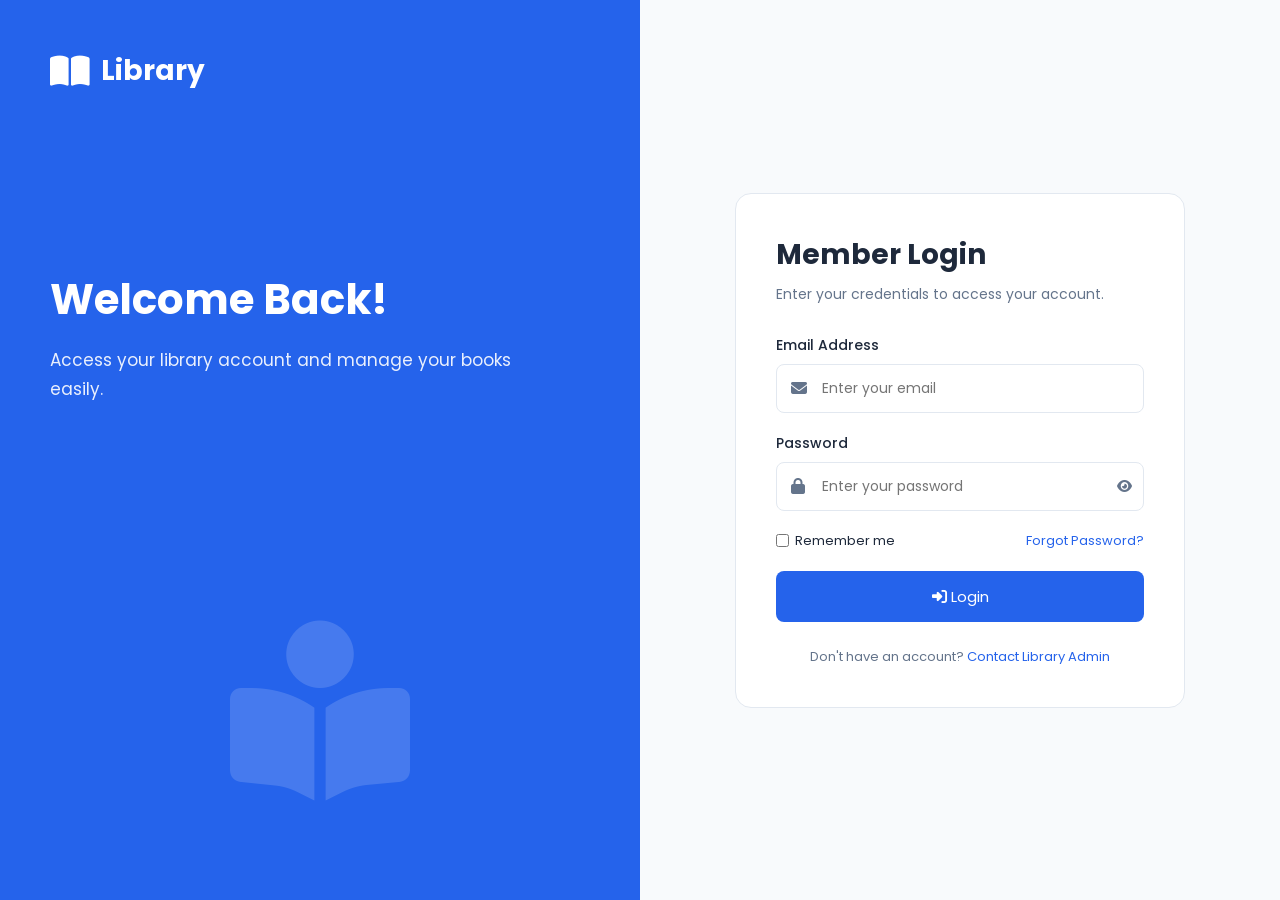
<file: final member module/index.html>
<!DOCTYPE html>
<html lang="en">

<head>

    <meta charset="UTF-8">

    <meta name="viewport" content="width=device-width, initial-scale=1.0">

    <title>Login | Library Management System</title>


    <!-- Google Font -->

    <link rel="preconnect" href="https://fonts.googleapis.com">

    <link rel="preconnect" href="https://fonts.gstatic.com" crossorigin>

    <link href="https://fonts.googleapis.com/css2?family=Poppins:wght@300;400;500;600;700&display=swap"
        rel="stylesheet">


    <!-- Font Awesome -->

    <link rel="stylesheet" href="https://cdnjs.cloudflare.com/ajax/libs/font-awesome/6.5.2/css/all.min.css">


    <!-- Auth CSS -->

    <link rel="stylesheet" href="css/auth.css">

</head>


<body>


    <div class="auth-container">


        <!-- LEFT SECTION -->

        <div class="auth-left">

            <div class="brand">

                <i class="fa-solid fa-book-open"></i>

                <h1>Library</h1>

            </div>


            <div class="welcome-text">

                <h2>
                    Welcome Back!
                </h2>

                <p>
                    Access your library account and manage your books easily.
                </p>

            </div>


            <div class="library-icon">

                <i class="fa-solid fa-book-open-reader"></i>

            </div>

        </div>


        <!-- RIGHT SECTION -->

        <div class="auth-right">


            <div class="login-box">


                <div class="login-header">

                    <h2>
                        Member Login
                    </h2>

                    <p>
                        Enter your credentials to access your account.
                    </p>

                </div>


                <!-- LOGIN FORM -->

                <form id="loginForm">


                    <!-- EMAIL -->

                    <div class="form-group">

                        <label for="email">
                            Email Address
                        </label>


                        <div class="input-wrapper">

                            <i class="fa-solid fa-envelope"></i>


                            <input type="email" id="email" placeholder="Enter your email" required aria-describedby="errorMessage">

                        </div>

                    </div>


                    <!-- PASSWORD -->

                    <div class="form-group">

                        <label for="password">
                            Password
                        </label>


                        <div class="input-wrapper">

                            <i class="fa-solid fa-lock"></i>


                            <input type="password" id="password" placeholder="Enter your password" required>


                            <button type="button" class="password-toggle" aria-pressed="false" aria-label="Toggle password visibility">

                                <i class="fa-solid fa-eye" id="eyeIcon" aria-hidden="true"></i>

                            </button>

                        </div>

                    </div>


                    <!-- OPTIONS -->

                    <div class="login-options">


                        <label>

                            <input type="checkbox" id="rememberMe">

                            Remember me

                        </label>


                        <a href="#">
                            Forgot Password?
                        </a>

                    </div>


                    <!-- ERROR MESSAGE -->

                    <p id="errorMessage" class="error-message">
                    </p>


                    <!-- LOGIN BUTTON -->

                    <button type="submit" class="login-btn">

                        <i class="fa-solid fa-right-to-bracket"></i>

                        Login

                    </button>


                </form>


                <div class="login-footer">

                    <p>
                        Don't have an account?
                        <a href="#">
                            Contact Library Admin
                        </a>
                    </p>

                </div>


            </div>

        </div>

    </div>


    <!-- JavaScript -->

    <script src="js/auth.js"></script>

</body>

</html>
</file>
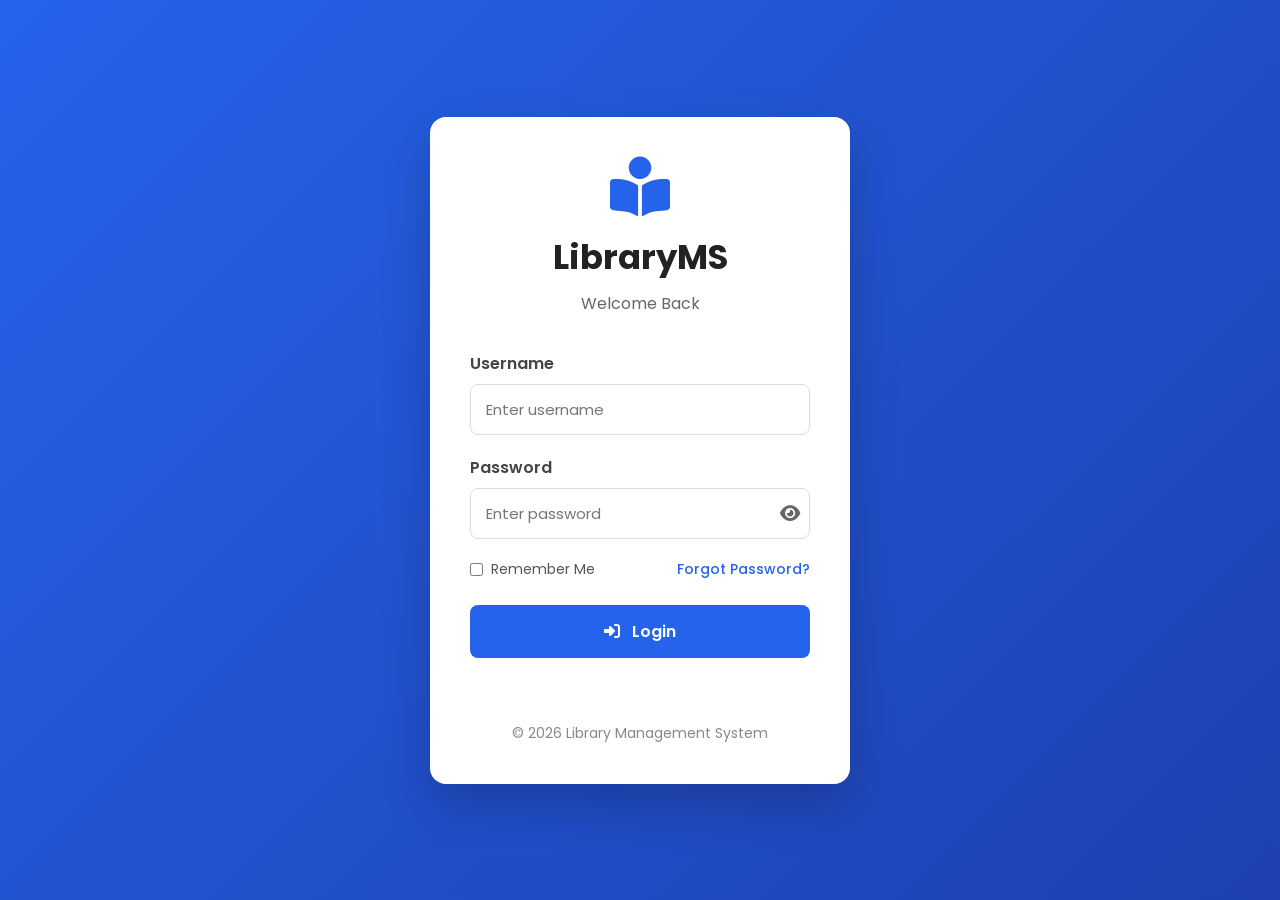
<file: librarian Dashboard(Sid)/librarian/index.html>
<!DOCTYPE html>
<html lang="en">

<head>

    <meta charset="UTF-8">

    <meta name="viewport" content="width=device-width, initial-scale=1.0">

    <title>Librarian Dashboard</title>

    <!-- Google Font -->

    <link rel="preconnect" href="https://fonts.googleapis.com">

    <link rel="preconnect" href="https://fonts.gstatic.com" crossorigin>

    <link href="https://fonts.googleapis.com/css2?family=Poppins:wght@300;400;500;600;700&display=swap" rel="stylesheet">

    <!-- Bootstrap -->

    <link href="https://cdn.jsdelivr.net/npm/bootstrap@5.3.7/dist/css/bootstrap.min.css" rel="stylesheet">

    <!-- Font Awesome -->

    <link rel="stylesheet"
          href="https://cdnjs.cloudflare.com/ajax/libs/font-awesome/6.7.2/css/all.min.css">

    <!-- CSS -->

    <link rel="stylesheet" href="css/style.css">

    <link rel="stylesheet" href="css/responsive.css">

</head>

<body>

    <div class="dashboard-wrapper">    <!-- ================= Sidebar ================= -->

    <aside class="sidebar">

        <div class="sidebar-logo">

            <i class="fa-solid fa-book-open-reader"></i>

            <h2>LibraryMS</h2>

        </div>

        <nav class="sidebar-nav">

            <ul>

                <li class="active">

                    <a href="index.html">

                        <i class="fa-solid fa-house"></i>

                        <span>Dashboard</span>

                    </a>

                </li>

                <li>

                    <a href="books.html">

                        <i class="fa-solid fa-book"></i>

                        <span>Books</span>

                    </a>

                </li>

                <li>

                    <a href="students.html">

                        <i class="fa-solid fa-users"></i>

                        <span>Students</span>

                    </a>

                </li>

                <li>

                    <a href="issue-book.html">

                        <i class="fa-solid fa-arrow-right-arrow-left"></i>

                        <span>Issue Book</span>

                    </a>

                </li>

                <li>

                    <a href="return-book.html">

                        <i class="fa-solid fa-rotate-left"></i>

                        <span>Return Book</span>

                    </a>

                </li>

                <li>

                    <a href="fine.html">

                        <i class="fa-solid fa-money-bill-wave"></i>

                        <span>Fine</span>

                    </a>

                </li>

                <li>

                    <a href="reports.html">

                        <i class="fa-solid fa-chart-line"></i>

                        <span>Reports</span>

                    </a>

                </li>

                <li>

                    <a href="settings.html">

                        <i class="fa-solid fa-gear"></i>

                        <span>Settings</span>

                    </a>

                </li>

            </ul>

        </nav>

        <div class="sidebar-footer">

            <a href="#">

                <i class="fa-solid fa-right-from-bracket"></i>

                <span>Logout</span>

            </a>

        </div>

    </aside>    <!-- ================= Main Content ================= -->

    <main class="main-content">

        <!-- Top Header -->

        <header class="top-header">

            <div class="header-left">

                <h1>Librarian Dashboard</h1>

                <p>Manage your library efficiently.</p>

            </div>

            <div class="header-right">

                <!-- Search Box -->

                <div class="search-box">

                    <i class="fa-solid fa-magnifying-glass"></i>

                   <input
    type="text"
    id="searchBook"
    placeholder="Search by book name, author or category">

                </div>

                <!-- Notification -->

                <button class="notification-btn">

                    <i class="fa-regular fa-bell"></i>

                </button>

                <!-- Profile -->

                <div class="profile-box" id="profileButton">

    <img
        src="https://i.pravatar.cc/100?img=12"
        alt="Profile">

    <div class="profile-info">

        <h4 id="profileName">

            Admin

        </h4>

        <span>

            Librarian

        </span>

    </div>

</div>

            </div>

        </header>

        <!-- Welcome Banner -->

        <section class="welcome-banner">

            <div>

                <h2>Welcome Back 👋</h2>

                <p>
                    Here's what's happening in your library today.
                </p>

            </div>

        </section>        <!-- ================= Statistics Cards ================= -->

        <!-- ================= Statistics Cards ================= -->

<section class="statistics-section">

    <div class="stat-card">

        <div class="stat-icon blue">

            <i class="fa-solid fa-book"></i>

        </div>

        <div class="stat-details">

            <h2 id="totalBooks">0</h2>

            <p>Total Books</p>

        </div>

    </div>

    <div class="stat-card">

        <div class="stat-icon green">

            <i class="fa-solid fa-book-open"></i>

        </div>

        <div class="stat-details">

            <h2 id="availableBooks">0</h2>

            <p>Available Books</p>

        </div>

    </div>

    <div class="stat-card">

        <div class="stat-icon orange">

            <i class="fa-solid fa-arrow-right-arrow-left"></i>

        </div>

        <div class="stat-details">

            <h2 id="issuedBooks">0</h2>

            <p>Issued Books</p>

        </div>

    </div>

    <div class="stat-card">

        <div class="stat-icon purple">

            <i class="fa-solid fa-users"></i>

        </div>

        <div class="stat-details">

            <h2 id="totalStudents">0</h2>

            <p>Registered Students</p>

        </div>

    </div>

</section>       <!-- ================= Dashboard Body ================= -->

        <section class="dashboard-body">

            <!-- Recent Books -->

            <div class="recent-books-section">

                <div class="section-header">

                    <h3>Recently Issued Books</h3>

                    <button class="primary-btn">

                        View All

                    </button>

                </div>

                <table class="books-table">

    <thead>

        <tr>

            <th>Book ID</th>
            <th>Book Name</th>
            <th>Student</th>
            <th>Issue Date</th>
            <th>Status</th>

        </tr>

    </thead>

    <tbody>

    </tbody>

</table>

            </div>

           <!-- Quick Actions -->

<div class="quick-actions-panel">

    <h3>Quick Actions</h3>

    <button
        id="addBookBtn"
        class="action-btn">

        <i class="fa-solid fa-plus"></i>

        Add Book

    </button>

    <button
        id="addStudentBtn"
        class="action-btn">

        <i class="fa-solid fa-user-plus"></i>

        Add Student

    </button>

    <button
        id="issueBookBtn"
        class="action-btn">

        <i class="fa-solid fa-arrow-right-arrow-left"></i>

        Issue Book

    </button>

    <button
        id="returnBookBtn"
        class="action-btn">

        <i class="fa-solid fa-rotate-left"></i>

        Return Book

    </button>

</div>

        </section>        <!-- ================= Footer ================= -->

        <footer class="dashboard-footer">

            <p>

                © 2026 Library Management System | Developed for Educational Purpose

            </p>

        </footer>

    </main>

</div>
<!-- ========================================= -->
<!-- PROFILE MODAL -->
<!-- ========================================= -->

<div class="modal-overlay"

     id="profileModal">

    <div class="profile-modal">

        <div class="profile-header">

            <img
                src="https://i.pravatar.cc/150?img=12"
                id="modalProfileImage">

            <h2 id="modalProfileName">

                Admin

            </h2>

            <p>

                Librarian

            </p>

        </div>

        <div class="profile-details">

            <div class="detail">

                <strong>Email</strong>

                <span id="modalEmail">

                    admin@library.com

                </span>

            </div>

            <div class="detail">

                <strong>Phone</strong>

                <span id="modalPhone">

                    +91 9876543210

                </span>

            </div>

            <div class="profile-details">

    <div class="form-group">

        <label>Name</label>

        <input
            type="text"
            id="editName">

    </div>

    <div class="form-group">

        <label>Email</label>

        <input
            type="email"
            id="editEmail">

    </div>

    <div class="form-group">

        <label>Phone</label>

        <input
            type="text"
            id="editPhone">

    </div>

    <div class="form-group">

        <label>Library</label>

        <input
            type="text"
            id="editLibrary">

    </div>

</div>
        </div>

        <div class="profile-buttons">

            <button
                id="editProfileBtn"
                class="primary-btn">

                Edit Profile

            </button>

            <button
                id="logoutBtn"
                class="danger-btn">

                Logout

            </button>

        </div>

        <button
            id="closeProfileModal"
            class="close-profile">

            ×

        </button>

    </div>

</div>

<!-- Bootstrap JS -->

<script src="https://cdn.jsdelivr.net/npm/bootstrap@5.3.7/dist/js/bootstrap.bundle.min.js"></script>

<!-- Shared Database -->

<script src="data/library-data.js"></script>

<!-- Dashboard JavaScript -->

<script src="js/dashboard.js"></script>

</body>

</html>
</file>
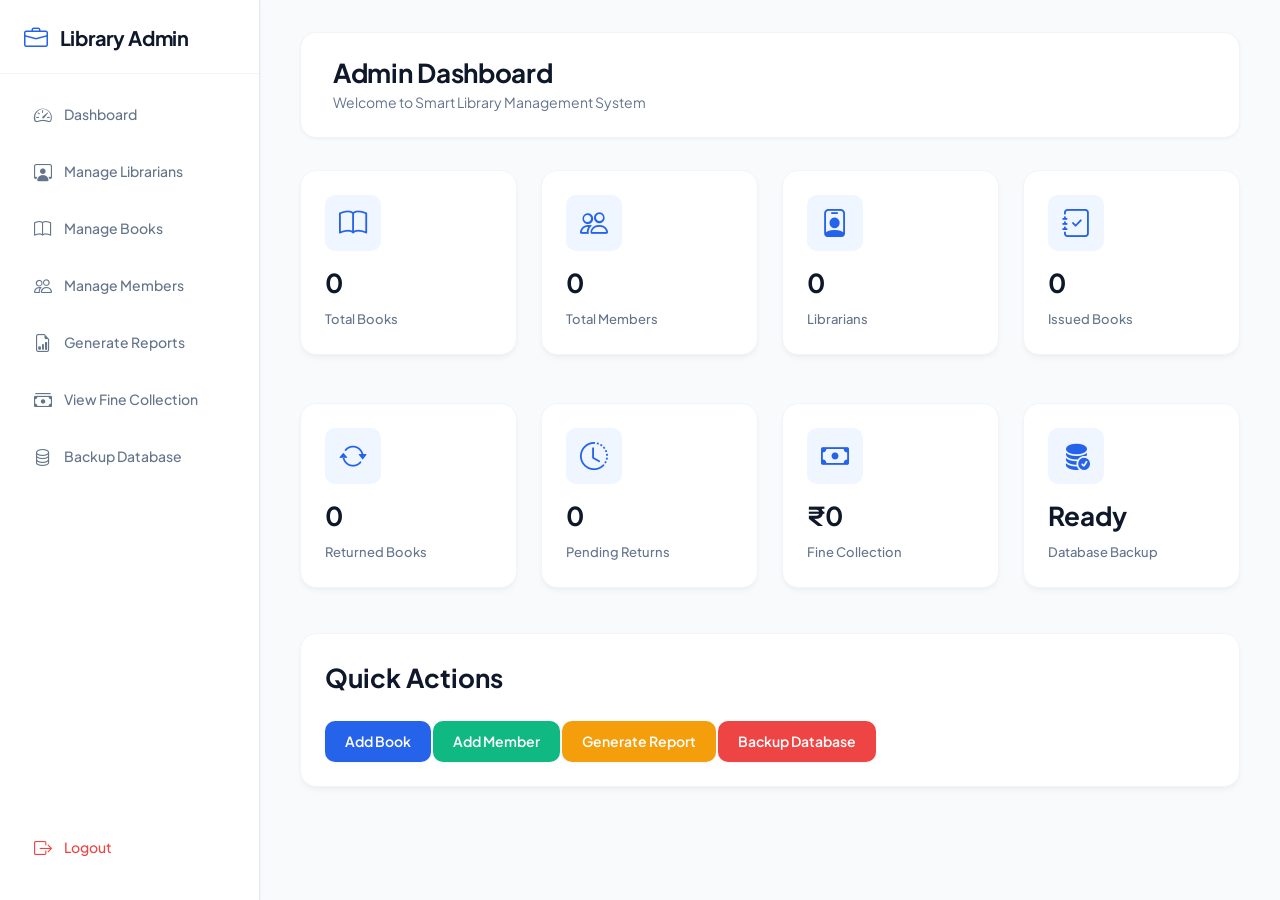
<file: Admin Dashboard(Siddhesh,Soham)/Final Project (Siddhesh & Soham)/admin_page.html>
<!DOCTYPE html>
<html lang="en">
<head>
    <meta charset="UTF-8">
    <meta name="viewport" content="width=device-width, initial-scale=1.0">
    <title>Smart Library Management System - Admin</title>

    <!-- Bootstrap CSS -->
    <link href="https://cdn.jsdelivr.net/npm/bootstrap@5.3.3/dist/css/bootstrap.min.css" rel="stylesheet">

    <!-- Bootstrap Icons -->
    <link rel="stylesheet" href="https://cdn.jsdelivr.net/npm/bootstrap-icons@1.11.3/font/bootstrap-icons.css">

    <!-- Custom Theme CSS -->
    <link rel="stylesheet" href="css/style.css">

    <script src="js/db.js"></script>
    <script src="js/auth.js"></script>
</head>

<body>

<!-- Sidebar -->

<div class="sidebar">

    <h3>Library Admin</h3>

    <a href="admin_page.html"><i class="bi bi-speedometer2"></i> Dashboard</a>

    <a href="manage_librarians.html"><i class="bi bi-person-workspace"></i> Manage Librarians</a>

    <a href="manage_books.html"><i class="bi bi-book"></i> Manage Books</a>

    <a href="manage_members.html"><i class="bi bi-people"></i> Manage Members</a>

    <a href="reports.html"><i class="bi bi-file-earmark-bar-graph"></i> Generate Reports</a>

    <a href="fine_collection.html"><i class="bi bi-cash-stack"></i> View Fine Collection</a>

    <a href="backup.html"><i class="bi bi-database"></i> Backup Database</a>

    <a href="logout.html"><i class="bi bi-box-arrow-right"></i> Logout</a>

</div>

<!-- Content -->

<div class="content">

<div class="topbar">

<h2>Admin Dashboard</h2>

<p>Welcome to Smart Library Management System</p>

</div>

<div class="row g-4">

<div class="col-md-3">

<div class="card p-4 text-center">

<i class="bi bi-book"></i>

<h4 class="mt-3" id="statTotalBooks">0</h4>

<p>Total Books</p>

</div>

</div>

<div class="col-md-3">

<div class="card p-4 text-center">

<i class="bi bi-people"></i>

<h4 class="mt-3" id="statTotalMembers">0</h4>

<p>Total Members</p>

</div>

</div>

<div class="col-md-3">

<div class="card p-4 text-center">

<i class="bi bi-person-badge"></i>

<h4 class="mt-3" id="statLibrarians">0</h4>

<p>Librarians</p>

</div>

</div>

<div class="col-md-3">

<div class="card p-4 text-center">

<i class="bi bi-journal-check"></i>

<h4 class="mt-3" id="statIssuedBooks">0</h4>

<p>Issued Books</p>

</div>

</div>

<div class="col-md-3">

<div class="card p-4 text-center">

<i class="bi bi-arrow-repeat"></i>

<h4 class="mt-3" id="statReturnedBooks">0</h4>

<p>Returned Books</p>

</div>

</div>

<div class="col-md-3">

<div class="card p-4 text-center">

<i class="bi bi-clock-history"></i>

<h4 class="mt-3" id="statPendingReturns">0</h4>

<p>Pending Returns</p>

</div>

</div>

<div class="col-md-3">

<div class="card p-4 text-center">

<i class="bi bi-cash"></i>

<h4 class="mt-3" id="statFineCollection">₹0</h4>

<p>Fine Collection</p>

</div>

</div>

<div class="col-md-3">

<div class="card p-4 text-center">

<i class="bi bi-database-fill-check"></i>

<h4 class="mt-3" id="statBackupStatus">Ready</h4>

<p>Database Backup</p>

</div>

</div>

</div>

<br>

<div class="card p-4">

<h4>Quick Actions</h4>

<div class="mt-3">

<button class="btn btn-primary" onclick="window.location.href='manage_books.html'">Add Book</button>

<button class="btn btn-success" onclick="window.location.href='manage_members.html'">Add Member</button>

<button class="btn btn-warning" onclick="window.location.href='reports.html'">Generate Report</button>

<button class="btn btn-danger" onclick="window.location.href='backup.html'">Backup Database</button>

</div>

</div>

</div>

<script src="https://cdn.jsdelivr.net/npm/bootstrap@5.3.3/dist/js/bootstrap.bundle.min.js"></script>

<script>
async function renderDashboardStats() {
    try {
        const token = sessionStorage.getItem("token");

        const response = await fetch("http://localhost:5000/api/stats/admin", {
            headers: {
                Authorization: `Bearer ${token}`
            }
        });

        const data = await response.json();

        if (!data.success) {
            alert(data.message);
            return;
        }

        const stats = data.stats;

        document.getElementById("statTotalBooks").innerText = stats.totalBooks;
        document.getElementById("statTotalMembers").innerText = stats.totalMembers;
        document.getElementById("statLibrarians").innerText = stats.totalLibrarians;
        document.getElementById("statIssuedBooks").innerText = stats.issuedBooks;
        document.getElementById("statReturnedBooks").innerText = stats.returnedBooks;
        document.getElementById("statPendingReturns").innerText = stats.pendingReturns;
        document.getElementById("statFineCollection").innerText =
            "₹" + stats.totalCollectedFines.toLocaleString();

        document.getElementById("statBackupStatus").innerText =
            stats.lastBackupDate === "None"
                ? "Ready"
                : new Date(stats.lastBackupDate).toLocaleDateString();

    } catch (err) {
        console.error(err);
        alert("Unable to load dashboard statistics.");
    }
}

document.addEventListener("DOMContentLoaded", renderDashboardStats);
</script>

</body>
</html>
</file>
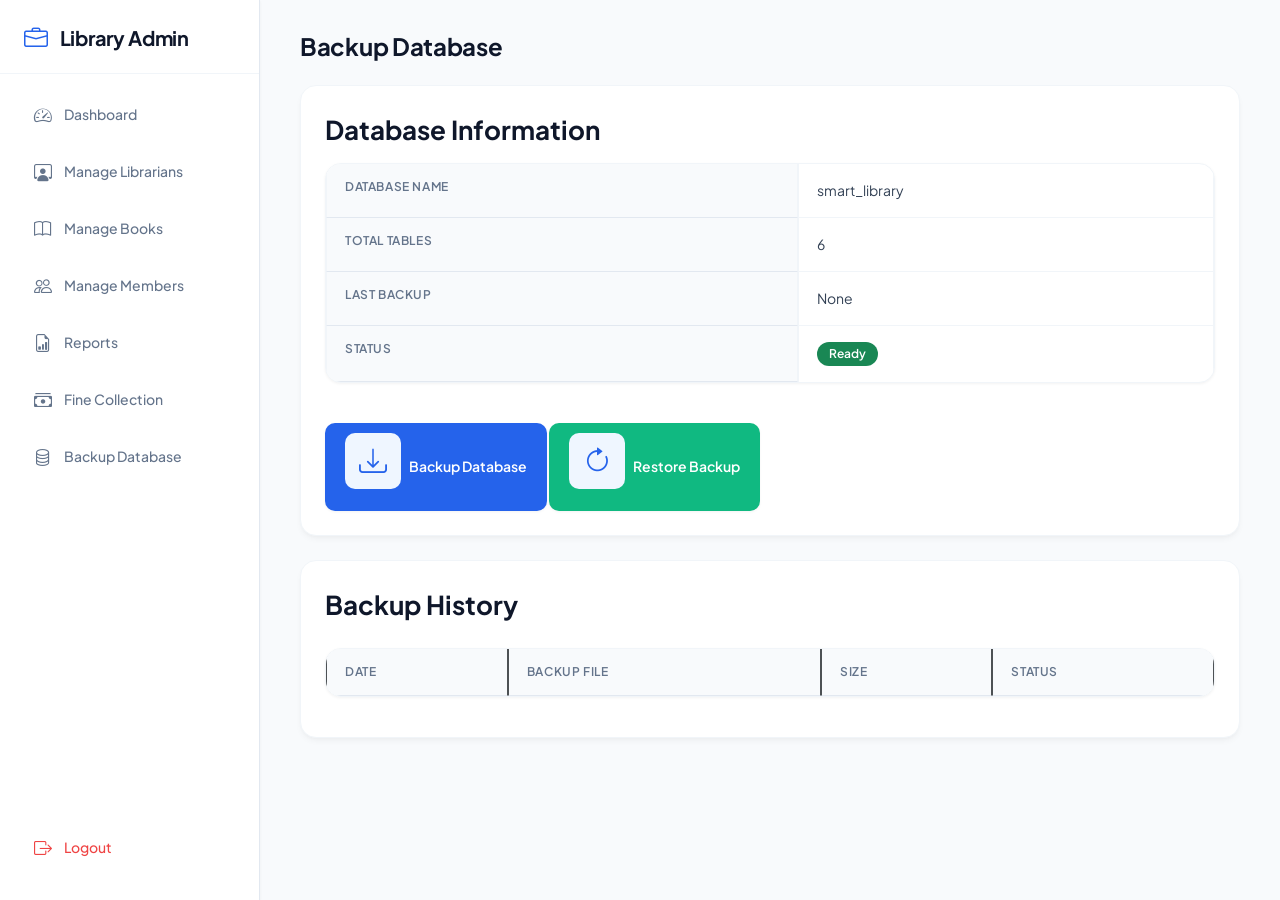
<file: Admin Dashboard(Siddhesh,Soham)/Final Project (Siddhesh & Soham)/backup.html>
<!DOCTYPE html>
<html lang="en">
<head>
<meta charset="UTF-8">
<meta name="viewport" content="width=device-width, initial-scale=1.0">

<title>Backup Database</title>

<link href="https://cdn.jsdelivr.net/npm/bootstrap@5.3.3/dist/css/bootstrap.min.css" rel="stylesheet">
<link rel="stylesheet" href="https://cdn.jsdelivr.net/npm/bootstrap-icons@1.11.3/font/bootstrap-icons.css">

<link rel="stylesheet" href="css/style.css">


<script src="js/auth.js"></script>
</head>

<body>

<div class="sidebar">

<h3>Library Admin</h3>

<a href="admin_page.html"><i class="bi bi-speedometer2"></i> Dashboard</a>
<a href="manage_librarians.html"><i class="bi bi-person-workspace"></i> Manage Librarians</a>
<a href="manage_books.html"><i class="bi bi-book"></i> Manage Books</a>
<a href="manage_members.html"><i class="bi bi-people"></i> Manage Members</a>
<a href="reports.html"><i class="bi bi-file-earmark-bar-graph"></i> Reports</a>
<a href="fine_collection.html"><i class="bi bi-cash-stack"></i> Fine Collection</a>
<a href="backup.html"><i class="bi bi-database"></i> Backup Database</a>
<a href="logout.html"><i class="bi bi-box-arrow-right"></i> Logout</a>

</div>

<div class="content">

<h2>Backup Database</h2>

<div class="card p-4 mt-4">

<h4>Database Information</h4>

<table class="table table-bordered mt-3">

<tr>
<th>Database Name</th>
<td>smart_library</td>
</tr>

<tr>
<th>Total Tables</th>
<td>6</td>
</tr>

<tr>
<th>Last Backup</th>
<td id="lastBackup">None</td>
</tr>

<tr>
<th>Status</th>
<td><span class="badge bg-success">Ready</span></td>
</tr>

</table>

<div class="mt-4">

<button class="btn btn-primary btn-lg" onclick="backupDatabase()">
<i class="bi bi-download"></i>
Backup Database
</button>

<button class="btn btn-success btn-lg" onclick="restoreDatabase()">
<i class="bi bi-arrow-clockwise"></i>
Restore Backup
</button>

<input type="file" id="restoreFile" accept=".sql" hidden onchange="restoreSelectedFile(event)">

</div>

</div>

<div class="card p-4 mt-4">

<h4>Backup History</h4>

<table class="table table-striped table-bordered mt-3">

<thead class="table-dark">

<tr>
<th>Date</th>
<th>Backup File</th>
<th>Size</th>
<th>Status</th>
</tr>

</thead>

<tbody id="historyTable">
</tbody>

</table>

</div>

</div>

<script src="https://cdn.jsdelivr.net/npm/bootstrap@5.3.3/dist/js/bootstrap.bundle.min.js"></script>

<script>
    const API = "http://localhost:5000/api/backups";

function getToken() {
    return sessionStorage.getItem("token");
}


async function renderBackupHistory() {

    try {

        const response = await fetch(API, {
            headers: {
                Authorization: `Bearer ${getToken()}`
            }
        });

        const data = await response.json();

        if (!data.success) {
            alert(data.message);
            return;
        }

        const historyTable = document.getElementById("historyTable");
        historyTable.innerHTML = "";

        if (data.backups.length === 0) {

            historyTable.innerHTML =
                `<tr><td colspan="4" class="text-center">No backup history available.</td></tr>`;

            document.getElementById("lastBackup").innerText = "None";

            return;

        }

        document.getElementById("lastBackup").innerText =
            new Date(data.backups[0].date).toLocaleString();

        data.backups.forEach(item => {

            historyTable.innerHTML += `

            <tr>

                <td>${new Date(item.date).toLocaleString()}</td>

                <td>

                    <a href="${API}/${item.id}/download"
                       target="_blank">

                        ${item.fileName}

                    </a>

                </td>

                <td>${item.size}</td>

                <td>

                    <span class="badge bg-success">

                        ${item.status}

                    </span>

                </td>

            </tr>

            `;

        });

    } catch(err){

        console.error(err);

        alert("Unable to load backups.");

    }

}

async function backupDatabase() {

    try {

        const response = await fetch(API, {

            method: "POST",

            headers: {
                Authorization: `Bearer ${getToken()}`
            }

        });

        const data = await response.json();

        alert(data.message);

        if (data.success) {

            renderBackupHistory();

        }

    } catch(err){

        console.error(err);

        alert("Unable to create backup.");

    }

}

function restoreDatabase() {
    alert("Restore feature is not available in the current backend.");
}


document.addEventListener("DOMContentLoaded", renderBackupHistory);

</script>

</body>
</html>
</file>
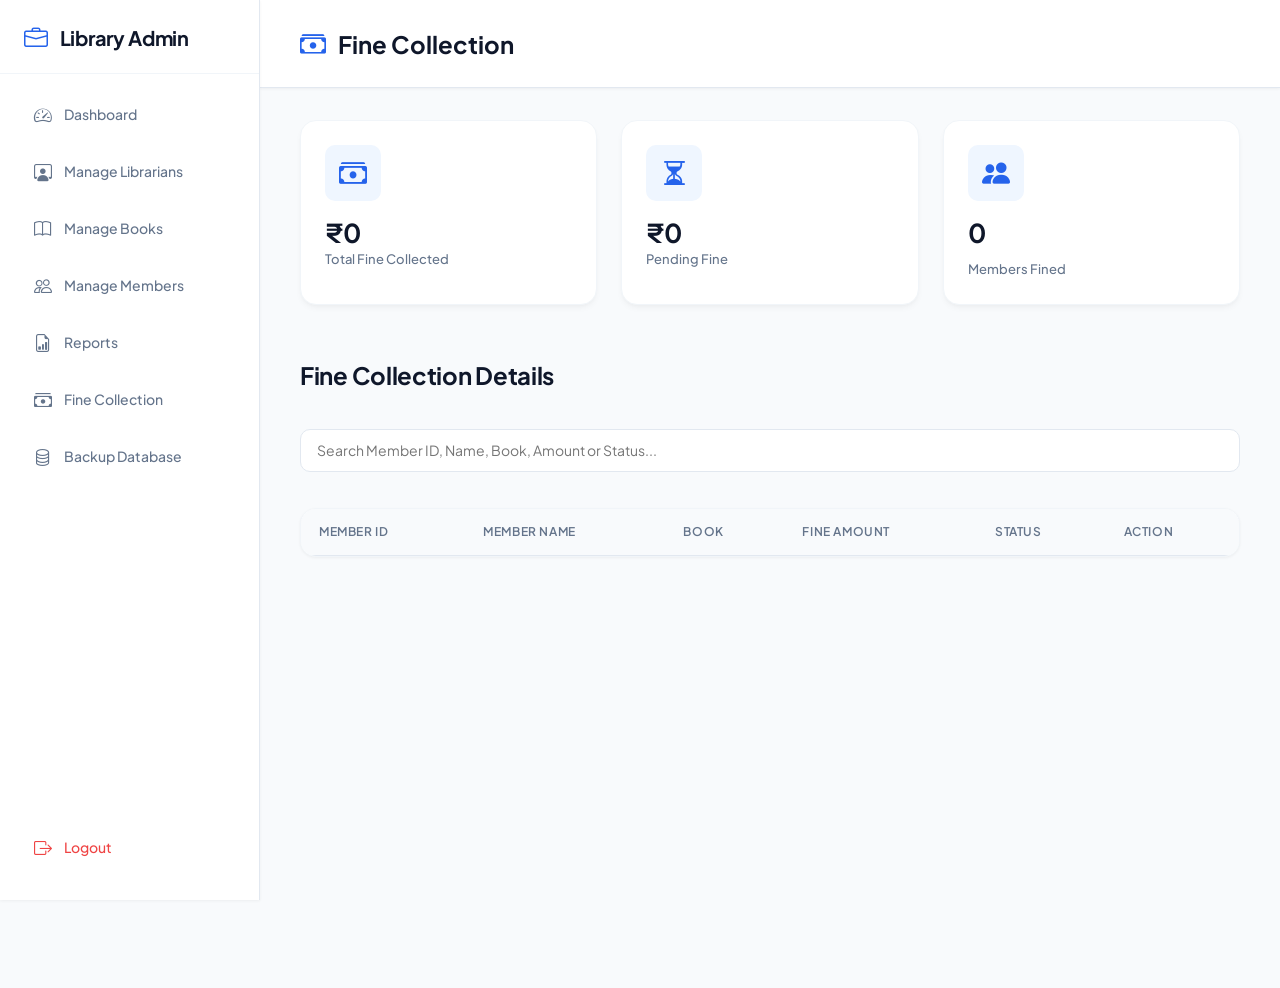
<file: Admin Dashboard(Siddhesh,Soham)/Final Project (Siddhesh & Soham)/fine_collection.html>
<!DOCTYPE html>
<html lang="en">
<head>
<meta charset="UTF-8">
<meta name="viewport" content="width=device-width, initial-scale=1.0">
<title>View Fine Collection</title>
<link href="https://cdn.jsdelivr.net/npm/bootstrap@5.3.3/dist/css/bootstrap.min.css" rel="stylesheet">
<link rel="stylesheet" href="https://cdn.jsdelivr.net/npm/bootstrap-icons@1.11.3/font/bootstrap-icons.css">
<link href="https://fonts.googleapis.com/css2?family=Poppins:wght@300;400;500;600&display=swap" rel="stylesheet">
<link rel="stylesheet" href="https://cdnjs.cloudflare.com/ajax/libs/font-awesome/6.6.0/css/all.min.css">
<link rel="stylesheet" href="css/style.css">

<script src="js/auth.js"></script>
</head>

        <header>
        <i class="bi bi-cash-stack"></i>
        Fine Collection
        </header>
<body>

<div class="sidebar">
    
<h3>Library Admin</h3>

<a href="admin_page.html"><i class="bi bi-speedometer2"></i> Dashboard</a>
<a href="manage_librarians.html"><i class="bi bi-person-workspace"></i> Manage Librarians</a>
<a href="manage_books.html"><i class="bi bi-book"></i> Manage Books</a>
<a href="manage_members.html"><i class="bi bi-people"></i> Manage Members</a>
<a href="reports.html"><i class="bi bi-file-earmark-bar-graph"></i> Reports</a>
<a href="fine_collection.html"><i class="bi bi-cash-stack"></i> Fine Collection</a>
<a href="backup.html"><i class="bi bi-database"></i> Backup Database</a>
<a href="logout.html"><i class="bi bi-box-arrow-right"></i> Logout</a>
</div>

<div class="container">

<div class="cards">

<div class="card p-4">
    <i class="bi bi-cash-stack"></i>
    <h4 id="totalCollected">₹0</h4>
    <p>Total Fine Collected</p>
</div>

<div class="card p-4">
    <i class="bi bi-hourglass-split"></i>
    <h4 id="pendingFine">₹0</h4>
    <p>Pending Fine</p>
</div>

<div class="card p-4">
    <i class="bi bi-people-fill"></i>
    <h4 id="membersFined">0</h4>
    <p>Members Fined</p>
</div>
</div>

<div class="table-box">

<h2 style="margin-bottom:20px;">Fine Collection Details</h2>

<input
type="text"
class="search"
id="searchInput"
placeholder="Search Member ID, Name, Book, Amount or Status..."
onkeyup="searchFine()">

<table id="fineTable">

<thead>
<tr>
<th>Member ID</th>
<th>Member Name</th>
<th>Book</th>
<th>Fine Amount</th>
<th>Status</th>
<th>Action</th>
</tr>
</thead>

<tbody id="fineTableBody">
</tbody>

</table>

</div>

</div>

<!-- Payment Confirmation Modal (BUG_15) -->
<div class="modal fade" id="payFineModal" tabindex="-1" aria-hidden="true">
  <div class="modal-dialog modal-dialog-centered">
    <div class="modal-content" style="border-radius: 20px; border: none; box-shadow: 0 20px 40px rgba(0,0,0,0.25);">
      <div class="modal-header text-white" style="background: linear-gradient(135deg, #00c6ff, #6b63ff); border-top-left-radius: 20px; border-top-right-radius: 20px;">
        <h5 class="modal-title fw-bold"><i class="fa-solid fa-cash-register me-2"></i> Confirm Payment</h5>
        <button type="button" class="btn-close btn-close-white" data-bs-dismiss="modal" aria-label="Close"></button>
      </div>
      <div class="modal-body text-center p-4">
        <i class="fa-solid fa-circle-question text-info" style="font-size: 50px;"></i>
        <h5 class="mt-3 text-dark fw-semibold" id="payFineModalMsg">Confirm payment of fine?</h5>
        <p class="text-muted fs-6 mb-0">Please verify details before processing the payment.</p>
      </div>
      <div class="modal-footer justify-content-center border-0 pb-4">
        <button type="button" class="btn btn-secondary px-4 py-2" style="border-radius: 25px;" data-bs-dismiss="modal">Cancel</button>
        <button type="button" class="btn btn-primary px-4 py-2" style="border-radius: 25px; border: none;" id="btnConfirmPayFine">Confirm Payment</button>
      </div>
    </div>
  </div>
</div>

<script src="https://cdn.jsdelivr.net/npm/bootstrap@5.3.3/dist/js/bootstrap.bundle.min.js"></script>

<script>

const API = "http://localhost:5000/api/fines";
const STATS_API = "http://localhost:5000/api/stats/admin";

function getToken() {
    return sessionStorage.getItem("token");
}

let currentIssueIdToPay = null;

async function renderFineTable(search = "") {

    try {

        const [fineRes, statsRes] = await Promise.all([

            fetch(API, {
                headers: {
                    Authorization: `Bearer ${getToken()}`
                }
            }),

            fetch(STATS_API, {
                headers: {
                    Authorization: `Bearer ${getToken()}`
                }
            })

        ]);

        const fineData = await fineRes.json();
        const statsData = await statsRes.json();

        if (!fineData.success || !statsData.success) {
            alert("Unable to load fine records.");
            return;
        }

        const tbody = document.getElementById("fineTableBody");
        tbody.innerHTML = "";

        document.getElementById("totalCollected").innerText =
            "₹" + statsData.stats.totalCollectedFines;

        document.getElementById("pendingFine").innerText =
            "₹" + statsData.stats.pendingFines;

        document.getElementById("membersFined").innerText =
            statsData.stats.membersFinedCount;

        fineData.fines.forEach(item => {

            const text = `${item.memberId}
                          ${item.memberName}
                          ${item.book}
                          ${item.amount}
                          ${item.status}`.toLowerCase();

            if (search && !text.includes(search.toLowerCase()))
                return;

            tbody.innerHTML += `

            <tr>

                <td>${item.memberId}</td>

                <td>${item.memberName}</td>

                <td>${item.book}</td>

                <td>₹${item.amount}</td>

                <td class="${item.status==="Paid"
                        ? "status-paid"
                        : "status-pending"}">

                    ${item.status}

                </td>

                <td>

                ${
                    item.status==="Paid"

                    ? `<button disabled>Paid</button>`

                    : `<button onclick="promptPayFine('${item.issueId}','${item.memberName}',${item.amount})">
                    Mark Paid
                    </button>`
                }

                </td>

            </tr>

            `;

        });

    } catch(err){

        console.error(err);

        alert("Unable to load fine records.");

    }

}

// Show Payment Confirmation Modal (BUG_15)
async function promptPayFine(issueId, memberName, amount) {

    currentIssueIdToPay = issueId;

    document.getElementById("payFineModalMsg").innerText =
        `Confirm fine payment of ₹${amount} for ${memberName}?`;

    const modalEl = document.getElementById("payFineModal");
    const modal = new bootstrap.Modal(modalEl);
    modal.show();

    document.getElementById("btnConfirmPayFine").onclick = async function () {

        this.disabled = true;

        try {

            const response = await fetch(
                `${API}/${currentIssueIdToPay}/pay`,
                {
                    method: "POST",
                    headers: {
                        Authorization: `Bearer ${getToken()}`
                    }
                }
            );

            const data = await response.json();

            this.disabled = false;
            modal.hide();

            alert(data.message);

            if (data.success) {
                renderFineTable(
                    document.getElementById("searchInput").value
                );
            }

        } catch (err) {

            console.error(err);

            this.disabled = false;

            modal.hide();

            alert("Unable to process payment.");

        }

    };

}
// Search & Recalculate Summary Cards (BUG_16)
function searchFine() {

    renderFineTable(
        document.getElementById("searchInput").value
    );

}

document.addEventListener("DOMContentLoaded", function() {
    renderFineTable();
});

</script>

</body>
</html>
</file>
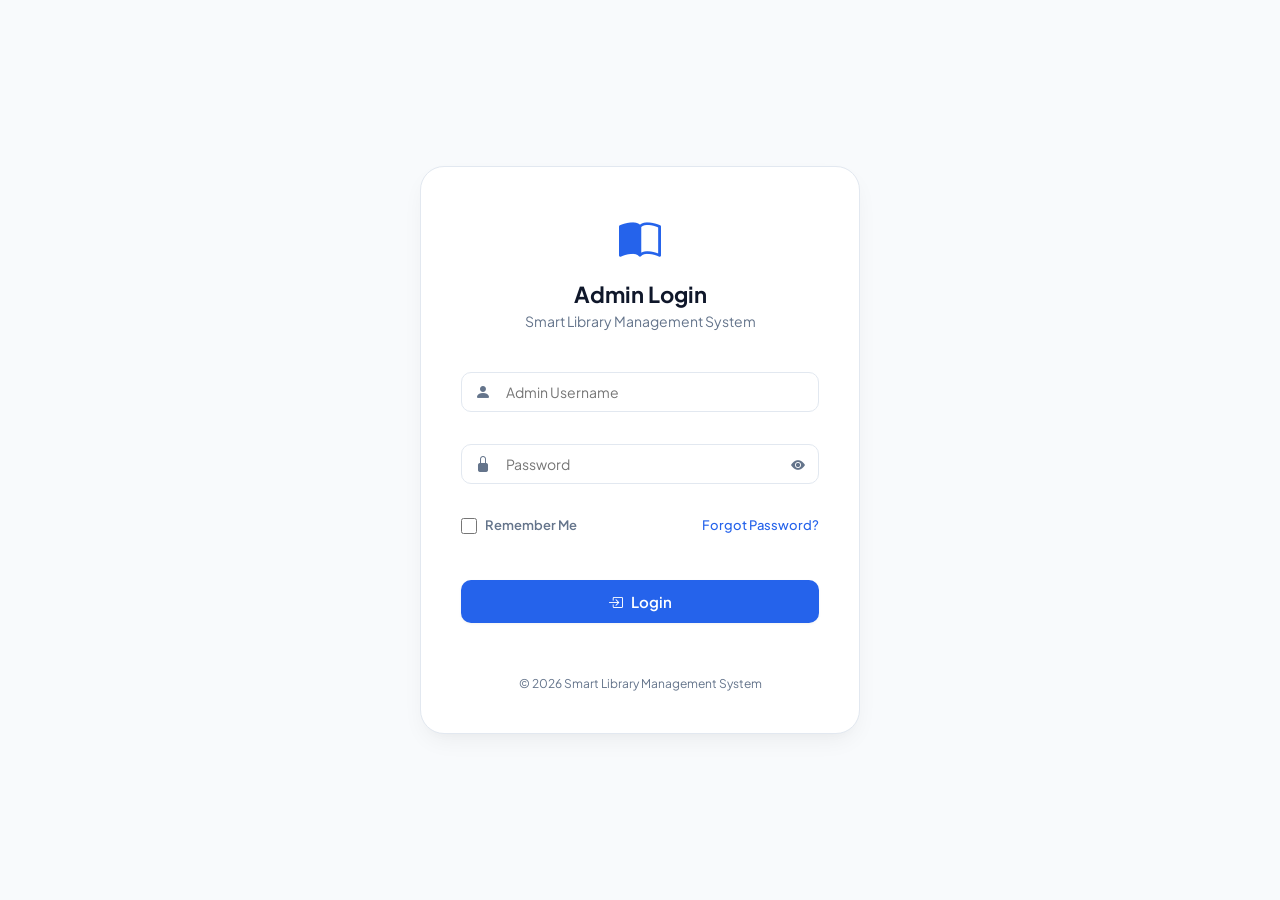
<file: Admin Dashboard(Siddhesh,Soham)/Final Project (Siddhesh & Soham)/login.html>
<!DOCTYPE html>
<html lang="en">


<head>
    <meta charset="UTF-8">
    <meta name="viewport" content="width=device-width, initial-scale=1.0">
    <title>Admin Login | Smart Library Management </title>

    <link href="https://fonts.googleapis.com/css2?family=Poppins:wght@300;400;500;600;700&display=swap"
        rel="stylesheet">
    <link rel="stylesheet" href="https://cdn.jsdelivr.net/npm/bootstrap-icons@1.11.3/font/bootstrap-icons.css">

    <!-- Custom Theme CSS -->
    <link rel="stylesheet" href="css/style.css">
    <style>
        body {
            display: flex;
            justify-content: center;
            align-items: center;
            min-height: 100vh;
        }

        .login-card {
            width: 440px;
            padding: 40px;
        }

        .logo {
            text-align: center;
            margin-bottom: 24px;
        }

        .logo i {
            font-size: 42px;
            color: var(--primary-color);
        }

        .logo h1 {
            font-size: 22px;
            font-weight: 700;
            color: var(--text-main);
            margin-top: 8px;
        }

        .input-group {
            position: relative;
            margin-top: 16px;
        }

        .input-group input {
            padding-left: 44px !important;
        }

        .left-icon {
            position: absolute;
            left: 14px;
            top: 50%;
            transform: translateY(-50%);
            color: var(--text-muted);
            font-size: 16px;
            z-index: 5;
        }

        .toggle {
            position: absolute;
            right: 14px;
            top: 50%;
            transform: translateY(-50%);
            color: var(--text-muted);
            cursor: pointer;
            z-index: 5;
        }

        .options {
            display: flex;
            justify-content: space-between;
            align-items: center;
            margin: 16px 0;
            font-size: 13px;
        }

        .options a {
            color: var(--primary-color);
            text-decoration: none;
            font-weight: 500;
        }

        .login-btn {
            width: 100%;
            background: var(--primary-color) !important;
            color: #ffffff !important;
            border-radius: var(--radius-md) !important;
            padding: 12px !important;
            font-weight: 600 !important;
            font-size: 15px !important;
            margin-top: 12px;
        }

        .login-btn:hover {
            background: var(--primary-hover) !important;
        }

        .footer {
            margin-top: 24px;
            text-align: center;
            font-size: 12px;
            color: var(--text-muted);
        }

        .modal-overlay {
            display: none;
            position: fixed;
            top: 0;
            left: 0;
            width: 100%;
            height: 100%;
            background: rgba(15, 23, 42, 0.4);
            backdrop-filter: blur(4px);
            z-index: 9999;
            justify-content: center;
            align-items: center;
        }

        .modal-overlay.active {
            display: flex;
        }

        .modal-card {
            background: #ffffff;
            border-radius: 20px;
            padding: 32px;
            width: 440px;
            max-width: 90%;
            position: relative;
            box-shadow: var(--shadow-lg);
        }

        .modal-close {
            position: absolute;
            right: 20px;
            top: 18px;
            font-size: 24px;
            cursor: pointer;
            color: var(--text-muted);
        }

        #error {
            color: #ef4444;
            font-size: 13px;
            margin-top: 12px;
            text-align: center;
        }
    </style>
</head>

<body>

       
    <div class="circle"></div>
    <div class="circle"></div>
    <div class="circle"></div>

    <div class="login-card">

        <div class="logo">

            <i class="bi bi-book-half"></i>

            <h1>Admin Login</h1>

            <p>Smart Library Management System</p>

        </div>

        <form id="loginForm">

            <div class="input-group">

                <i class="bi bi-person-fill left-icon"></i>

                <input type="text" id="username" placeholder="Admin Username" required>

            </div>

            <div class="input-group">

                <i class="bi bi-lock-fill left-icon"></i>

                <input type="password" id="password" placeholder="Password" required>

                <i class="bi bi-eye-fill toggle" id="togglePassword"></i>

            </div>

            <div class="options">

               <label class="remember-me">
                <input type="checkbox" id="rememberMe">
                <span>Remember Me</span>
                </label>

                
                <a id="forgotPasswordLink">Forgot Password?</a>

            </div>

            <button class="login-btn">

                <i class="bi bi-box-arrow-in-right"></i>

                Login

            </button>

            <div id="error"></div>

        </form>

        <div class="footer">

            © 2026 Smart Library Management System

        </div>

    </div>

    <!-- Forgot Password Modal -->
    <div class="modal-overlay" id="forgotModal">
        <div class="modal-card">
            <span class="modal-close" id="closeForgotModal">&times;</span>
            <h2><i class="bi bi-key-fill me-2"></i> Forgot Password</h2>
            <p>Enter your registered email address to receive a secure password reset token.</p>

            <div id="step1">
                <div class="input-group" style="margin-top: 0;">
                    <i class="bi bi-envelope-fill left-icon"></i>
                    <input type="email" id="resetEmail" placeholder="Registered Email Address"
                        style="background: rgba(255,255,255,0.1);">
                </div>
                <button type="button" class="login-btn" id="btnRequestReset" style="margin-top: 20px;">Send Reset
                    Token</button>
            </div>

            <div id="step2" style="display: none;">
                <div class="input-group" style="margin-top: 0;">
                    <i class="bi bi-shield-lock-fill left-icon"></i>
                    <input type="text" id="resetTokenInput" placeholder="Enter Reset Token"
                        style="background: rgba(255,255,255,0.1);">
                </div>
                <div class="input-group" style="margin-top: 15px;">
                    <i class="bi bi-lock-fill left-icon"></i>
                    <input type="password" id="newPasswordInput" placeholder="Enter New Password"
                        style="background: rgba(255,255,255,0.1);">
                </div>
                <button type="button" class="login-btn" id="btnConfirmReset" style="margin-top: 20px;">Reset
                    Password</button>
            </div>

            <div id="resetMsg" class="msg-box"></div>
        </div>
    </div>

    
    <script src="js/config.js"></script>
    <script src="js/db.js"></script>
    <script>

        // Show Password Toggle

        const password = document.getElementById("password");
        const toggle = document.getElementById("togglePassword");

        toggle.onclick = function () {

            if (password.type === "password") {

                password.type = "text";
                toggle.classList.replace("bi-eye-fill", "bi-eye-slash-fill");

            }

            else {

                password.type = "password";
                toggle.classList.replace("bi-eye-slash-fill", "bi-eye-fill");

            }

        };

        // Login Validation via DB API
        document.getElementById("loginForm").addEventListener("submit", async function (e) {

            e.preventDefault();

            const username = document.getElementById("username").value.trim();
            const password = document.getElementById("password").value.trim();
            const error = document.getElementById("error");

            error.innerHTML = "";

            const res = await window.DB.login(username, password);

            if (res.success) {

                window.location.href = "admin_page.html";

            }

            else {

                error.innerHTML = res.message || "Invalid Username or Password";

            }

        });

        // Forgot Password Flow
        const forgotLink = document.getElementById("forgotPasswordLink");
        const forgotModal = document.getElementById("forgotModal");
        const closeForgotModal = document.getElementById("closeForgotModal");
        const btnRequestReset = document.getElementById("btnRequestReset");
        const btnConfirmReset = document.getElementById("btnConfirmReset");
        const resetMsg = document.getElementById("resetMsg");

        forgotLink.onclick = function () {
            forgotModal.style.display = "flex";
            document.getElementById("step1").style.display = "block";
            document.getElementById("step2").style.display = "none";
            resetMsg.style.display = "none";
        };

        closeForgotModal.onclick = function () {
            forgotModal.style.display = "none";
        };

        window.onclick = function (e) {
            if (e.target === forgotModal) {
                forgotModal.style.display = "none";
            }
        };

        btnRequestReset.onclick = async function () {
            const email = document.getElementById("resetEmail").value.trim();
            resetMsg.style.display = "none";

            const res = await window.DB.requestPasswordReset(email);

            resetMsg.style.display = "block";
            if (res.success) {
                resetMsg.className = "msg-box msg-success";
                let msgText = res.message;
                if (res.demoToken) {
                    msgText += `<br><strong>Reset Token: ${res.demoToken}</strong> (Sent to email)`;
                }
                resetMsg.innerHTML = msgText;
                document.getElementById("step1").style.display = "none";
                document.getElementById("step2").style.display = "block";
            } else {
                resetMsg.className = "msg-box msg-danger";
                resetMsg.innerHTML = res.message;
            }
        };

        btnConfirmReset.onclick = async function () {
            const email = document.getElementById("resetEmail").value.trim();
            const token = document.getElementById("resetTokenInput").value.trim();
            const newPass = document.getElementById("newPasswordInput").value.trim();

            resetMsg.style.display = "none";

            const res = await window.DB.resetPassword(email, token, newPass);

            resetMsg.style.display = "block";
            if (res.success) {
                resetMsg.className = "msg-box msg-success";
                resetMsg.innerHTML = res.message;
                setTimeout(() => {
                    forgotModal.style.display = "none";
                }, 2500);
            } else {
                resetMsg.className = "msg-box msg-danger";
                resetMsg.innerHTML = res.message;
            }
        };

    </script>

</body>

</html>
</file>
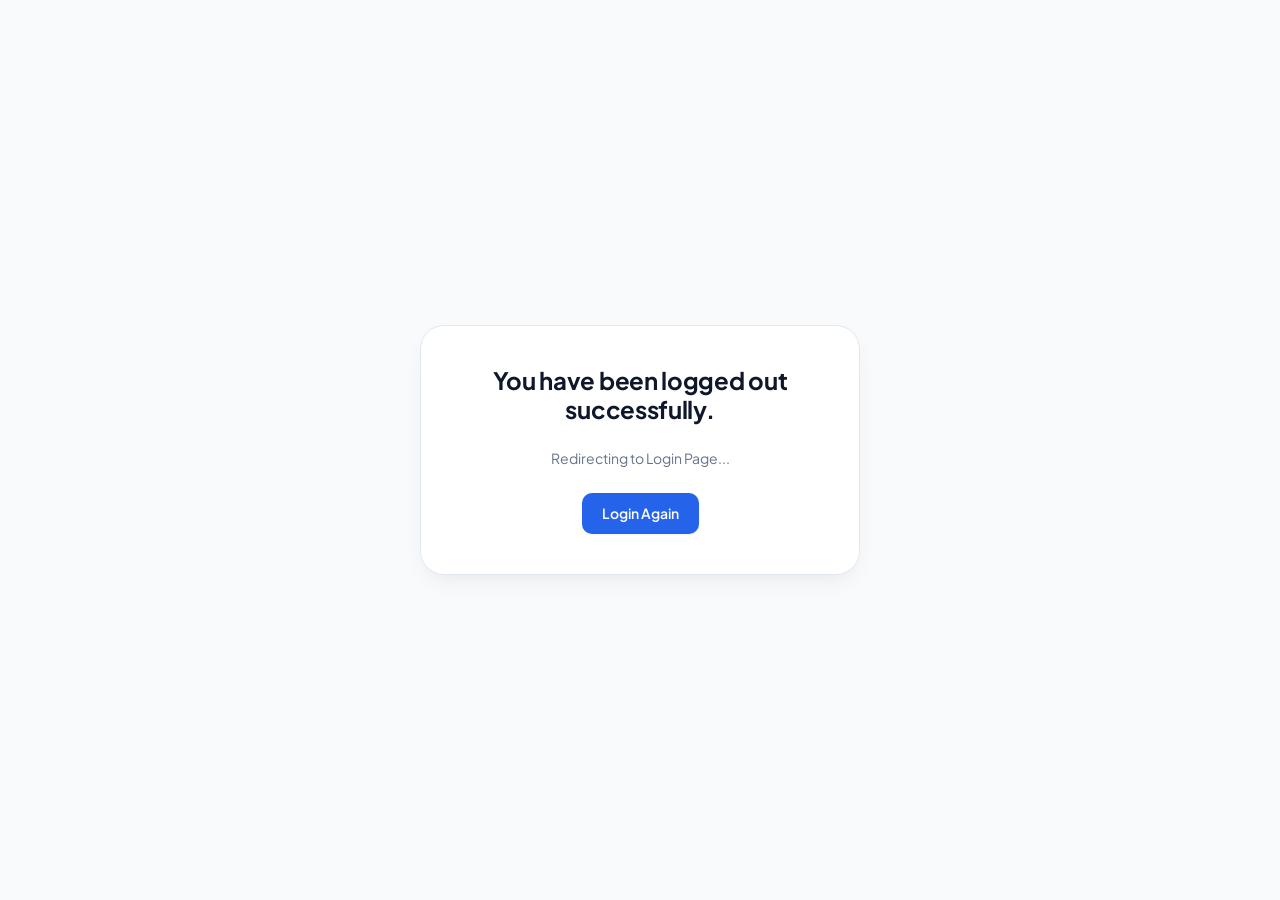
<file: Admin Dashboard(Siddhesh,Soham)/Final Project (Siddhesh & Soham)/logout.html>
<!DOCTYPE html>
<html lang="en">
<head>
<meta charset="UTF-8">
<meta http-equiv="refresh" content="3;url=login.html">
<meta name="viewport" content="width=device-width, initial-scale=1.0">
<title>Logout</title>

<link href="https://cdn.jsdelivr.net/npm/bootstrap@5.3.3/dist/css/bootstrap.min.css" rel="stylesheet">
<!-- Custom Theme CSS -->
<link rel="stylesheet" href="css/style.css">

<style>
    body {
        display: flex;
        justify-content: center;
        align-items: center;
        min-height: 100vh;
    }
</style>

</head>

<body>

<div class="box">

<h2>You have been logged out successfully.</h2>

<p>Redirecting to Login Page...</p>

<a href="login.html" class="btn btn-primary">
Login Again
</a>

</div>

<script src="js/db.js"></script>
<script>
if (window.DB) {
    window.DB.logout();
}
</script>
</body>
</html>
</file>
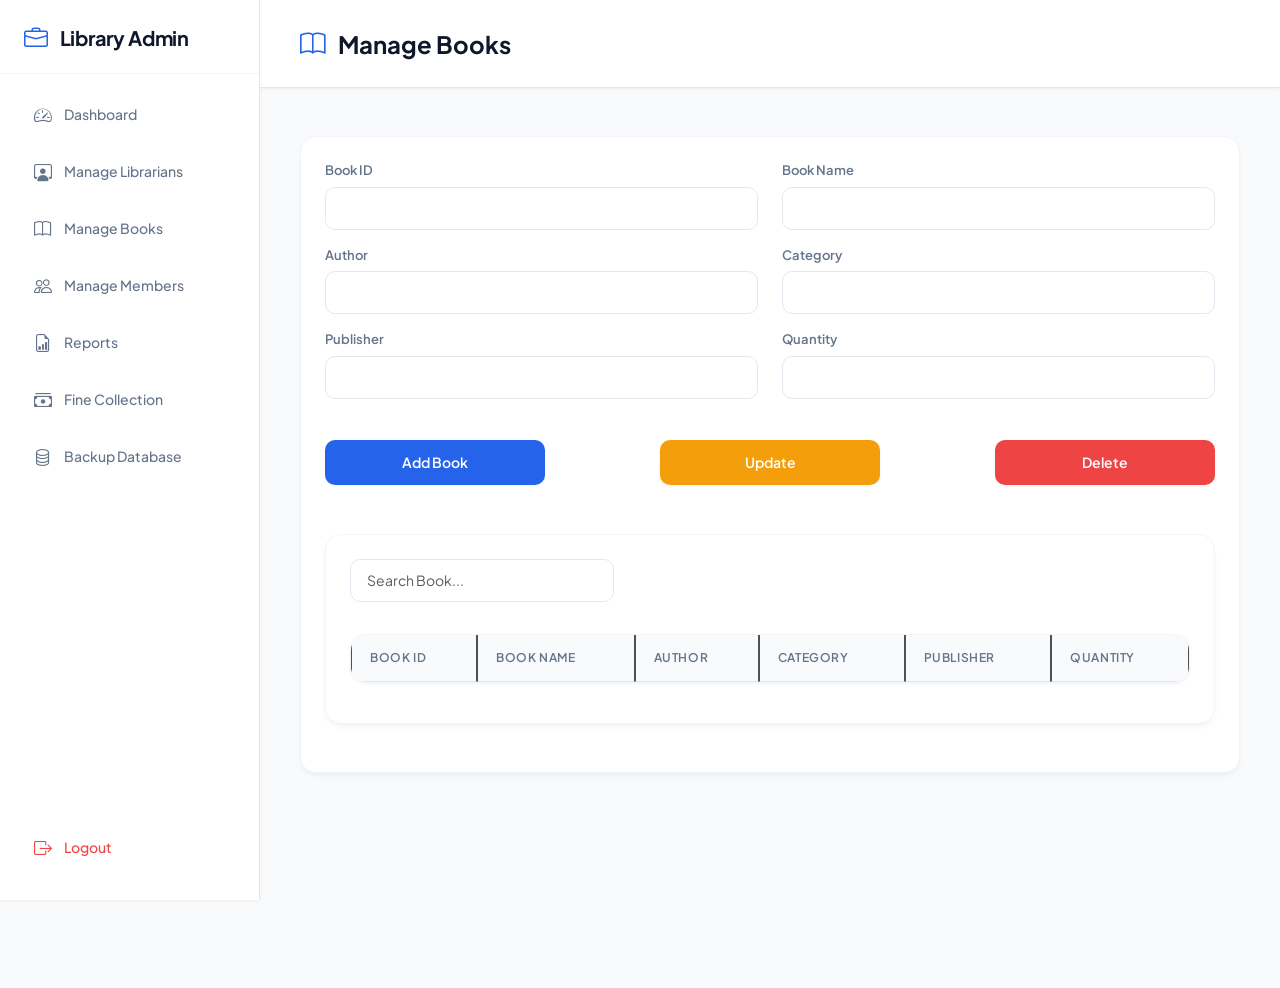
<file: Admin Dashboard(Siddhesh,Soham)/Final Project (Siddhesh & Soham)/manage_books.html>
<!DOCTYPE html>
<html lang="en">
<head>
<meta charset="UTF-8">
<meta name="viewport" content="width=device-width, initial-scale=1.0">
<title>Manage Books</title>

<link href="https://cdn.jsdelivr.net/npm/bootstrap@5.3.3/dist/css/bootstrap.min.css" rel="stylesheet">
<link rel="stylesheet" href="https://cdn.jsdelivr.net/npm/bootstrap-icons@1.11.3/font/bootstrap-icons.css">

<link rel="stylesheet" href="css/style.css">

<script src="js/auth.js"></script>
</head>
<header>
    <i class="bi bi-book"></i>
    Manage Books
</header>
<body>

<div class="sidebar">
<h3>Library Admin</h3>

<a href="admin_page.html"><i class="bi bi-speedometer2"></i> Dashboard</a>
<a href="manage_librarians.html"><i class="bi bi-person-workspace"></i> Manage Librarians</a>
<a href="manage_books.html"><i class="bi bi-book"></i> Manage Books</a>
<a href="manage_members.html"><i class="bi bi-people"></i> Manage Members</a>
<a href="reports.html"><i class="bi bi-file-earmark-bar-graph"></i> Reports</a>
<a href="fine_collection.html"><i class="bi bi-cash-stack"></i> Fine Collection</a>
<a href="backup.html"><i class="bi bi-database"></i> Backup Database</a>
<a href="logout.html"><i class="bi bi-box-arrow-right"></i> Logout</a>
</div>

<div class="content">



<div class="card p-4 mt-3">

<div class="row">

<div class="col-md-6 mb-3">
<label>Book ID</label>
<input type="text" id="bookId" class="form-control">
</div>

<div class="col-md-6 mb-3">
<label>Book Name</label>
<input type="text" id="bookName" class="form-control">
</div>

<div class="col-md-6 mb-3">
<label>Author</label>
<input type="text" id="author" class="form-control">
</div>

<div class="col-md-6 mb-3">
<label>Category</label>
<input type="text" id="category" class="form-control">
</div>

<div class="col-md-6 mb-3">
<label>Publisher</label>
<input type="text" id="publisher" class="form-control">
</div>

<div class="col-md-6 mb-3">
<label>Quantity</label>
<input type="number" id="quantity" class="form-control" min="1" step="1">
</div>

</div>

<div class="book-btns">

    <button type="button"
            class="add"
            id="btnSaveBook"
            onclick="addBook()">
        Add Book
    </button>

    <button type="button"
            class="edit"
            onclick="updateBook()">
        Update
    </button>

    <button type="button"
            class="delete"
            onclick="deleteBook()">
        Delete
    </button>

</div>

<div class="card mt-4 p-4">

<div class="row mb-3">
<div class="col-md-4">
<input type="text" id="search" class="form-control" placeholder="Search Book..." onkeyup="searchBook()">
</div>
</div>

<table class="table table-bordered table-striped">

<thead class="table-dark">
<tr>
<th>Book ID</th>
<th>Book Name</th>
<th>Author</th>
<th>Category</th>
<th>Publisher</th>
<th>Quantity</th>
</tr>
</thead>

<tbody id="bookTable">
</tbody>

</table>

</div>

</div>

<!-- Delete Confirmation Modal -->
<div class="modal fade" id="deleteBookModal" tabindex="-1" aria-hidden="true">
  <div class="modal-dialog modal-dialog-centered">
    <div class="modal-content" style="border-radius: 20px; border: none; box-shadow: 0 20px 40px rgba(0,0,0,0.25);">
      <div class="modal-header bg-danger text-white" style="border-top-left-radius: 20px; border-top-right-radius: 20px;">
        <h5 class="modal-title fw-bold"><i class="bi bi-exclamation-triangle-fill me-2"></i> Confirm Book Deletion</h5>
        <button type="button" class="btn-close btn-close-white" data-bs-dismiss="modal" aria-label="Close"></button>
      </div>
      <div class="modal-body text-center p-4">
        <i class="bi bi-trash text-danger" style="font-size: 50px;"></i>
        <h5 class="mt-3 text-dark fw-semibold" id="deleteBookMsg">Are you sure you want to delete this book?</h5>
        <p class="text-muted fs-6">This action cannot be undone.</p>
      </div>
      <div class="modal-footer justify-content-center border-0 pb-4">
        <button type="button" class="btn btn-secondary px-4 py-2" style="border-radius: 25px;" data-bs-dismiss="modal">Cancel</button>
        <button type="button" class="btn btn-danger px-4 py-2" style="border-radius: 25px; border: none;" id="btnConfirmDeleteBook">Confirm Delete</button>
      </div>
    </div>
  </div>
</div>

<script src="https://cdn.jsdelivr.net/npm/bootstrap@5.3.3/dist/js/bootstrap.bundle.min.js"></script>

<script>
const API = "http://localhost:5000/api/books";

function getToken() {
    return sessionStorage.getItem("token");
}

let selectedRow = null;
let selectedBookId = null;

async function renderBooks() {
    try {
        const response = await fetch(API, {
            headers: {
                Authorization: `Bearer ${getToken()}`
            }
        });

        const data = await response.json();

        if (!data.success) {
            alert(data.message);
            return;
        }

        const tableBody = document.getElementById("bookTable");
        tableBody.innerHTML = "";

        data.books.forEach(b => {
            const tr = document.createElement("tr");

            tr.onclick = () => selectRow(tr, b.id);

            tr.innerHTML = `
                <td>${b.id}</td>
                <td>${b.title}</td>
                <td>${b.author}</td>
                <td>${b.category}</td>
                <td>${b.publisher ?? ""}</td>
                <td>${b.totalCopies}</td>
            `;

            tableBody.appendChild(tr);
        });

    } catch (err) {
        console.error(err);
        alert("Unable to load books.");
    }
}

function selectRow(row, id){

if(selectedRow)
selectedRow.classList.remove("selected");

selectedRow=row;
selectedBookId=id;
row.classList.add("selected");

document.getElementById("bookId").value=row.cells[0].innerText;
document.getElementById("bookName").value=row.cells[1].innerText;
document.getElementById("author").value=row.cells[2].innerText;
document.getElementById("category").value=row.cells[3].innerText;
document.getElementById("publisher").value=row.cells[4].innerText;
document.getElementById("quantity").value=row.cells[5].innerText;

}

async function addBook() {

    const book = {
        id: document.getElementById("bookId").value,
        name: document.getElementById("bookName").value,
        author: document.getElementById("author").value,
        category: document.getElementById("category").value,
        publisher: document.getElementById("publisher").value,
        quantity: Number(document.getElementById("quantity").value)
    };

    try {

        const response = await fetch(API, {

            method: "POST",

            headers: {
                "Content-Type": "application/json",
                Authorization: `Bearer ${getToken()}`
            },

            body: JSON.stringify(book)

        });

        const data = await response.json();

        alert(data.message);

        if (data.success) {

            clearForm();

            renderBooks();

        }

    } catch (err) {

        console.error(err);

        alert("Unable to add book.");

    }

}

async function updateBook() {

    if (selectedRow == null || !selectedBookId) {
        alert("Please select a book row to update");
        return;
    }

    const book = {
        id: document.getElementById("bookId").value,
        name: document.getElementById("bookName").value,
        author: document.getElementById("author").value,
        category: document.getElementById("category").value,
        publisher: document.getElementById("publisher").value,
        quantity: Number(document.getElementById("quantity").value)
    };

    try {

        const response = await fetch(API + "/" + selectedBookId, {
            method: "PUT",
            headers: {
                "Content-Type": "application/json",
                Authorization: `Bearer ${getToken()}`
            },
            body: JSON.stringify(book)
        });

        const data = await response.json();

        alert(data.message);

        if (data.success) {
            clearForm();
            renderBooks();
        }

    } catch (err) {
        console.error(err);
        alert("Unable to update book.");
    }

}

async function deleteBook() {

    if (selectedRow == null || !selectedBookId) {
        alert("Please select a book row to delete");
        return;
    }

    if (!confirm("Are you sure you want to delete this book?")) {
        return;
    }

    try {

        const response = await fetch(API + "/" + selectedBookId, {
            method: "DELETE",
            headers: {
                Authorization: `Bearer ${getToken()}`
            }
        });

        const data = await response.json();

        alert(data.message);

        if (data.success) {
            clearForm();
            renderBooks();
        }

    } catch (err) {
        console.error(err);
        alert("Unable to delete book.");
    }

}

function clearForm(){

document.getElementById("bookId").value="";
document.getElementById("bookName").value="";
document.getElementById("author").value="";
document.getElementById("category").value="";
document.getElementById("publisher").value="";
document.getElementById("quantity").value="";

if(selectedRow) selectedRow.classList.remove("selected");
selectedRow = null;
selectedBookId = null;

}

function searchBook(){

let input=document.getElementById("search").value.toUpperCase();
let table=document.getElementById("bookTable");
let tr=table.getElementsByTagName("tr");

for(let i=0;i<tr.length;i++){

let found=false;
let td=tr[i].getElementsByTagName("td");

for(let j=0;j<td.length;j++){

if(td[j].innerText.toUpperCase().indexOf(input)>-1){
found=true;
}

}

tr[i].style.display=found?"":"none";

}

}

document.addEventListener("DOMContentLoaded", renderBooks);

</script>

</body>
</html>
</file>
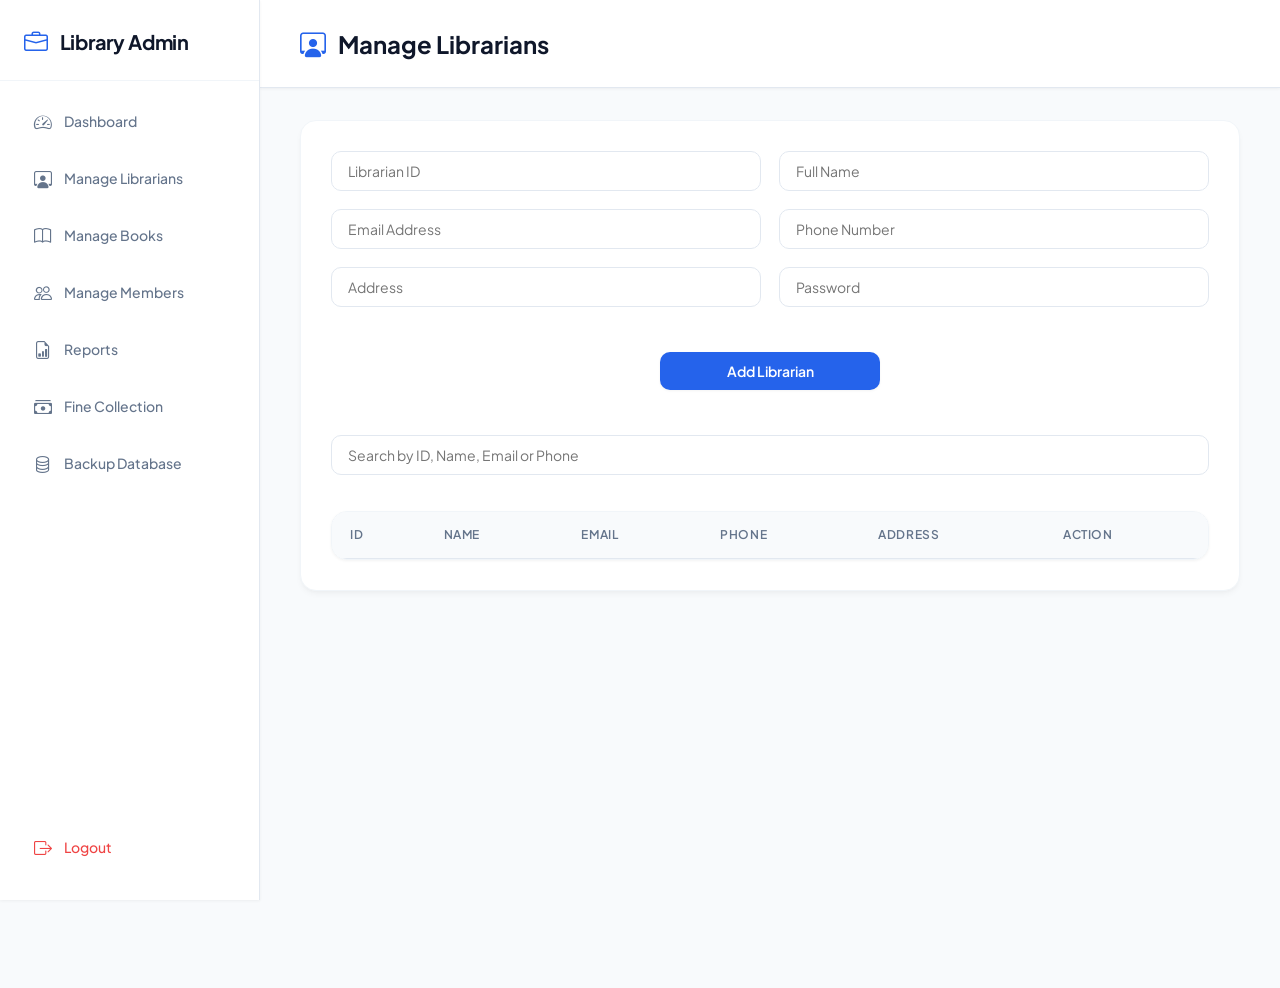
<file: Admin Dashboard(Siddhesh,Soham)/Final Project (Siddhesh & Soham)/manage_librarians.html>
<!DOCTYPE html>
<html lang="en">

<head>
    <meta charset="UTF-8">
    <meta name="viewport" content="width=device-width, initial-scale=1.0">
    <title>Manage Librarians</title>

    <link rel="stylesheet" href="https://cdn.jsdelivr.net/npm/bootstrap-icons@1.11.3/font/bootstrap-icons.css">

    <!-- Custom Theme CSS -->
    <link rel="stylesheet" href="css/style.css">

    
    <script src="js/auth.js"></script>
</head>

<header>
    <i class="bi bi-person-workspace"></i>
    Manage Librarians
</header>

<body>

    <div class="sidebar">
        <h3>Library Admin</h3>

        <a href="admin_page.html"><i class="bi bi-speedometer2"></i> Dashboard</a>
        <a href="manage_librarians.html"><i class="bi bi-person-workspace"></i> Manage Librarians</a>
        <a href="manage_books.html"><i class="bi bi-book"></i> Manage Books</a>
        <a href="manage_members.html"><i class="bi bi-people"></i> Manage Members</a>
        <a href="reports.html"><i class="bi bi-file-earmark-bar-graph"></i> Reports</a>
        <a href="fine_collection.html"><i class="bi bi-cash-stack"></i> Fine Collection</a>
        <a href="backup.html"><i class="bi bi-database"></i> Backup Database</a>
        <a href="logout.html"><i class="bi bi-box-arrow-right"></i> Logout</a>
    </div>

    <div class="container">

        <div class="card">

        

            <div class="form-grid">

                <input type="text" id="lid" placeholder="Librarian ID">
                <input type="text" id="name" placeholder="Full Name">

                <input type="email" id="email" placeholder="Email Address">
                <input type="text" id="phone" placeholder="Phone Number">

                <input type="text" id="address" placeholder="Address">
                <input type="password" id="password" placeholder="Password">

            </div>
                  <div class="form-grid">

    <!-- all inputs -->

</div>

<div class="btn-container">
    <button type="button"
            class="add"
            id="btnSaveLibrarian"
            onclick="saveLibrarian()">
        Add Librarian
    </button>
</div>

<input
    type="text"
    id="search"
    class="search"
    placeholder="Search by ID, Name, Email or Phone"
    onkeyup="searchLibrarian()">



            <table>

                <thead>

                    <tr>

                        <th>ID</th>
                        <th>Name</th>
                        <th>Email</th>
                        <th>Phone</th>
                        <th>Address</th>
                        <th>Action</th>

                    </tr>

                </thead>

                <tbody id="tableBody"></tbody>

            </table>

        </div>

    </div>

    <script>

        const API = "http://localhost:5000/api/librarians";

        function getToken() {
            return sessionStorage.getItem("token");
        }

        let editingLibrarianId = null;


        async function displayLibrarians() {

    try {

        const response = await fetch(API, {
            headers: {
                Authorization: `Bearer ${getToken()}`
            }
        });

        const data = await response.json();

        if (!data.success) {
            alert(data.message);
            return;
        }

        const table = document.getElementById("tableBody");
        table.innerHTML = "";

        data.librarians.forEach(l => {

            table.innerHTML += `
                <tr>

                    <td>${l.id}</td>
                    <td>${l.name}</td>
                    <td>${l.email}</td>
                    <td>${l.phone}</td>
                    <td>${l.address}</td>

                    <td>

                        <button class="edit"
                        onclick="editLibrarian('${l.id}')">
                        Edit
                        </button>

                        <button class="delete"
                        onclick="deleteLibrarian('${l.id}')">
                        Delete
                        </button>

                    </td>

                </tr>
            `;

        });

    } catch (err) {

        console.error(err);

        alert("Unable to load librarians.");

    }

}   

      async function saveLibrarian() {

    const librarian = {
        id: document.getElementById("lid").value,
        name: document.getElementById("name").value,
        email: document.getElementById("email").value,
        phone: document.getElementById("phone").value,
        address: document.getElementById("address").value,
        password: document.getElementById("password").value
    };

    try {

        let response;

        if (editingLibrarianId) {

            response = await fetch(`${API}/${editingLibrarianId}`, {
                method: "PUT",
                headers: {
                    "Content-Type": "application/json",
                    Authorization: `Bearer ${getToken()}`
                },
                body: JSON.stringify(librarian)
            });

        } else {

            response = await fetch(API, {
                method: "POST",
                headers: {
                    "Content-Type": "application/json",
                    Authorization: `Bearer ${getToken()}`
                },
                body: JSON.stringify(librarian)
            });

        }

        const data = await response.json();

        alert(data.message);

        if (data.success) {
            displayLibrarians();
            clearForm();
        }

    } catch (err) {

        console.error(err);
        alert("Unable to save librarian.");

    }

}

       async function editLibrarian(id) {

    try {

        const response = await fetch(API, {
            headers: {
                Authorization: `Bearer ${getToken()}`
            }
        });

        const data = await response.json();

        if (!data.success) {
            alert(data.message);
            return;
        }

        const l = data.librarians.find(lib => lib.id === id);

        if (!l) return;

        editingLibrarianId = l.id;

        document.getElementById("lid").value = l.id;
        document.getElementById("name").value = l.name;
        document.getElementById("email").value = l.email;
        document.getElementById("phone").value = l.phone;
        document.getElementById("address").value = l.address;

        // Password field always blank while editing
        document.getElementById("password").value = "";
        document.getElementById("password").placeholder =
            "Leave blank to keep existing password";

        document.getElementById("btnSaveLibrarian").innerText =
            "Update Librarian";

        window.scrollTo({
            top: 0,
            behavior: "smooth"
        });

    } catch (err) {

        console.error(err);
        alert("Unable to load librarian.");

    }

}

       async function deleteLibrarian(id) {

    if (!confirm(`Are you sure you want to delete librarian ID "${id}"?`)) {
        return;
    }

    try {

        const response = await fetch(`${API}/${id}`, {
            method: "DELETE",
            headers: {
                Authorization: `Bearer ${getToken()}`
            }
        });

        const data = await response.json();

        alert(data.message);

        if (data.success) {
            displayLibrarians();
            clearForm();
        }

    } catch (err) {

        console.error(err);
        alert("Unable to delete librarian.");

    }

}

        function searchLibrarian() {

            let search = document.getElementById("search").value.toLowerCase();
            let rows = document.querySelectorAll("#tableBody tr");

            rows.forEach(row => {
                row.style.display = row.innerText.toLowerCase().includes(search) ? "" : "none";
            });

        }

        function clearForm() {

            document.getElementById("lid").value = "";
            document.getElementById("name").value = "";
            document.getElementById("email").value = "";
            document.getElementById("phone").value = "";
            document.getElementById("address").value = "";
            document.getElementById("password").value = "";
            document.getElementById("password").placeholder = "Password";
            document.getElementById("btnSaveLibrarian").innerText = "Add Librarian";
            editingLibrarianId = null;

        }

        document.addEventListener("DOMContentLoaded", displayLibrarians);

    </script>

</body>

</html>
</file>
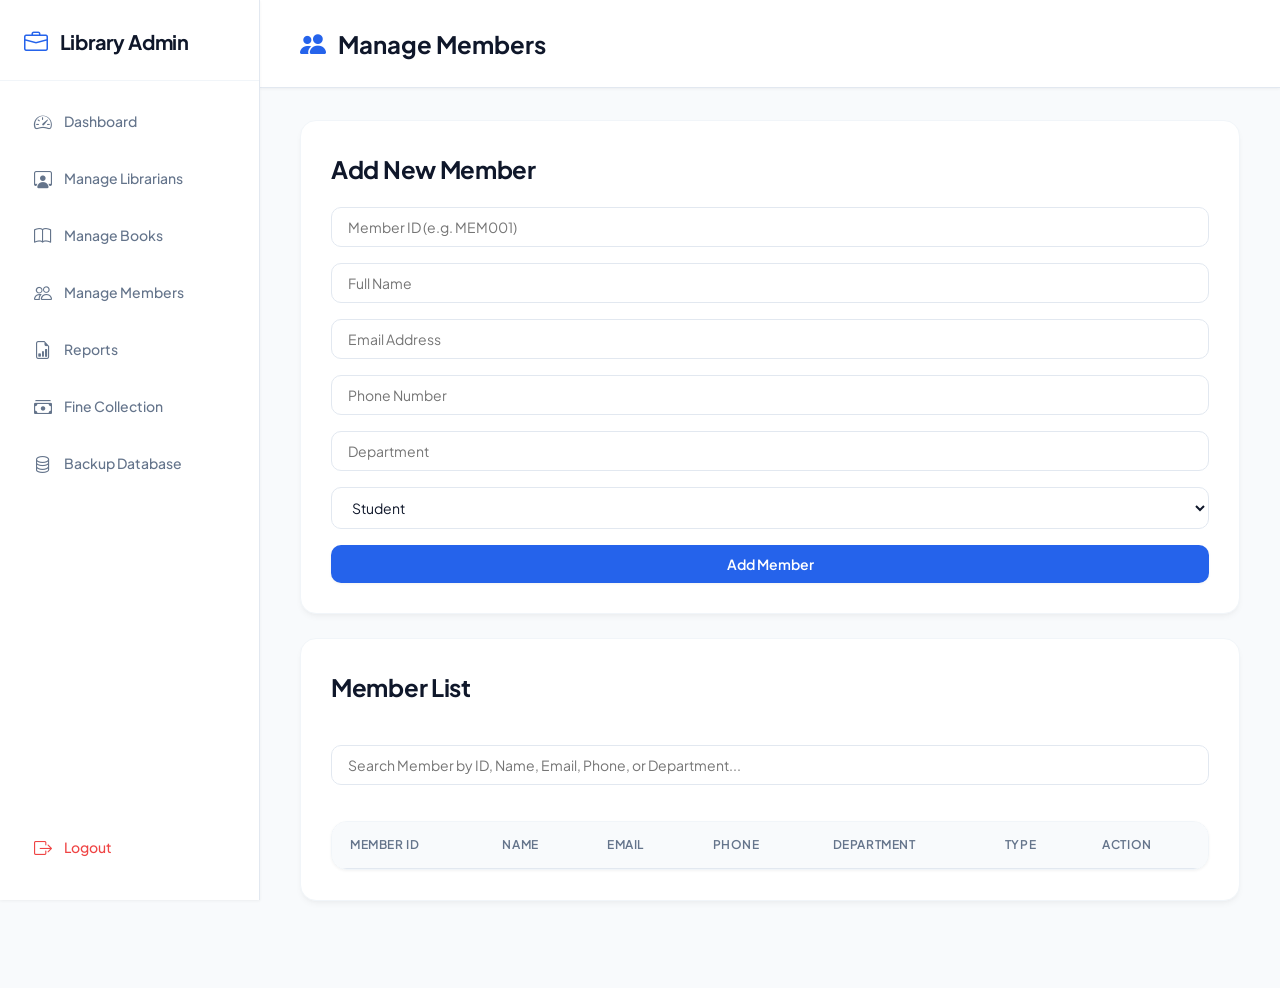
<file: Admin Dashboard(Siddhesh,Soham)/Final Project (Siddhesh & Soham)/manage_members.html>
<!DOCTYPE html>
<html lang="en">
<head>
<meta charset="UTF-8">
<meta name="viewport" content="width=device-width, initial-scale=1.0">
<title>Manage Members</title>
<link rel="stylesheet" href="https://cdn.jsdelivr.net/npm/bootstrap-icons@1.11.3/font/bootstrap-icons.css">
<link href="https://fonts.googleapis.com/css2?family=Poppins:wght@300;400;500;600&display=swap" rel="stylesheet">
<link rel="stylesheet" href="https://cdnjs.cloudflare.com/ajax/libs/font-awesome/6.6.0/css/all.min.css">

<!-- Custom Theme CSS -->
<link rel="stylesheet" href="css/style.css">


<script src="js/auth.js"></script>
</head>

<body>

<div class="sidebar">
<h3>Library Admin</h3>

<a href="admin_page.html"><i class="bi bi-speedometer2"></i> Dashboard</a>
<a href="manage_librarians.html"><i class="bi bi-person-workspace"></i> Manage Librarians</a>
<a href="manage_books.html"><i class="bi bi-book"></i> Manage Books</a>
<a href="manage_members.html"><i class="bi bi-people"></i> Manage Members</a>
<a href="reports.html"><i class="bi bi-file-earmark-bar-graph"></i> Reports</a>
<a href="fine_collection.html"><i class="bi bi-cash-stack"></i> Fine Collection</a>
<a href="backup.html"><i class="bi bi-database"></i> Backup Database</a>
<a href="logout.html"><i class="bi bi-box-arrow-right"></i> Logout</a>
</div>

<header>
    <i class="bi bi-people-fill"></i> Manage Members
</header>


<div class="container">

<div class="card">

<h2 id="formTitle">Add New Member</h2>

<form id="memberForm">

<input type="text" id="memberId" placeholder="Member ID (e.g. MEM001)">

<input type="text" id="name" placeholder="Full Name">

<input type="email" id="email" placeholder="Email Address">

<input type="text" id="phone" placeholder="Phone Number">

<input type="text" id="department" placeholder="Department">

<select id="type">
<option value="Student">Student</option>
<option value="Faculty">Faculty</option>
<option value="Staff">Staff</option>
</select>


<button type="button" class="add" id="btnSaveMember" onclick="saveMember()">
    Add Member
</button>

</form>

</div>

<div class="card">

<h2>Member List</h2>

<input
type="text"
class="search"
id="search"
placeholder="Search Member by ID, Name, Email, Phone, or Department..."
onkeyup="searchMember()">

<table id="memberTable">

<thead>

<tr>
<th>Member ID</th>
<th>Name</th>
<th>Email</th>
<th>Phone</th>
<th>Department</th>
<th>Type</th>
<th>Action</th>
</tr>

</thead>

<tbody id="memberTableBody">
</tbody>

</table>

</div>

</div>

<script>

const API = "http://localhost:5000/api/members";

function getToken() {
    return sessionStorage.getItem("token");
}

let editingMemberId = null;

async function loadMembers() {

    try {

        const response = await fetch(API, {
            headers: {
                Authorization: `Bearer ${getToken()}`
            }
        });

        const data = await response.json();

        if (!data.success) {
            alert(data.message);
            return;
        }

        const tbody = document.getElementById("memberTableBody");
        tbody.innerHTML = "";

        data.members.forEach(member => {

            const row = tbody.insertRow();

            row.innerHTML = `
                <td>${member.id}</td>
                <td>${member.name}</td>
                <td>${member.email}</td>
                <td>${member.phone}</td>
                <td>${member.department ?? "-"}</td>
                <td>${member.type}</td>

                <td>

                    <button class="edit"
                    onclick="editMember('${member.id}')">
                    Update
                    </button>

                    <button class="delete"
                    onclick="deleteMember('${member.id}')">
                    Delete
                    </button>

                </td>
            `;

        });

    } catch (err) {

        console.error(err);

        alert("Unable to load members.");

    }

}

async function saveMember() {

    const member = {
        id: document.getElementById("memberId").value,
        name: document.getElementById("name").value,
        email: document.getElementById("email").value,
        phone: document.getElementById("phone").value,
        department: document.getElementById("department").value,
        type: document.getElementById("type").value
    };

    try {

        let response;

        if (editingMemberId) {

            response = await fetch(`${API}/${editingMemberId}`, {
                method: "PUT",
                headers: {
                    "Content-Type": "application/json",
                    Authorization: `Bearer ${getToken()}`
                },
                body: JSON.stringify(member)
            });

        } else {

            response = await fetch(API, {
                method: "POST",
                headers: {
                    "Content-Type": "application/json",
                    Authorization: `Bearer ${getToken()}`
                },
                body: JSON.stringify(member)
            });

        }

        const data = await response.json();

        alert(data.message);

        if (data.success) {
            loadMembers();
            clearForm();
        }

    } catch (err) {

        console.error(err);
        alert("Unable to save member.");

    }

}

async function editMember(id) {

    try {

        const response = await fetch(API, {
            headers: {
                Authorization: `Bearer ${getToken()}`
            }
        });

        const data = await response.json();

        if (!data.success) {
            alert(data.message);
            return;
        }

        const m = data.members.find(member => member.id === id);

        if (!m) return;

        editingMemberId = m.id;

        document.getElementById("memberId").value = m.id;
        document.getElementById("name").value = m.name;
        document.getElementById("email").value = m.email;
        document.getElementById("phone").value = m.phone;
        document.getElementById("department").value = m.department || "";
        document.getElementById("type").value = m.type;

        document.getElementById("formTitle").innerText = "Edit Member";
        document.getElementById("btnSaveMember").innerHTML =
            `<i class="fa-solid fa-user-check me-1"></i> Update Member`;

        window.scrollTo({
            top: 0,
            behavior: "smooth"
        });

    } catch (err) {

        console.error(err);
        alert("Unable to load member.");

    }

}

async function deleteMember(id) {

    if (!confirm(`Are you sure you want to delete member ID "${id}"?`)) {
        return;
    }

    try {

        const response = await fetch(`${API}/${id}`, {
            method: "DELETE",
            headers: {
                Authorization: `Bearer ${getToken()}`
            }
        });

        const data = await response.json();

        alert(data.message);

        if (data.success) {
            loadMembers();
            clearForm();
        }

    } catch (err) {

        console.error(err);
        alert("Unable to delete member.");

    }

}

function searchMember(){

    let input = document.getElementById("search").value.toUpperCase();
    let rows = document.querySelectorAll("#memberTable tbody tr");

    rows.forEach(row => {
        row.style.display = (row.innerText.toUpperCase().indexOf(input) > -1) ? "" : "none";
    });

}

function clearForm() {

    document.getElementById("memberId").value = "";
    document.getElementById("name").value = "";
    document.getElementById("email").value = "";
    document.getElementById("phone").value = "";
    document.getElementById("department").value = "";
    document.getElementById("type").value = "Student";

    document.getElementById("formTitle").innerText = "Add New Member";
    document.getElementById("btnSaveMember").innerHTML = `<i class="fa-solid fa-user-plus me-1"></i> Add Member`;

    editingMemberId = null;

}

document.addEventListener("DOMContentLoaded", loadMembers);

</script>

</body>
</html>
</file>
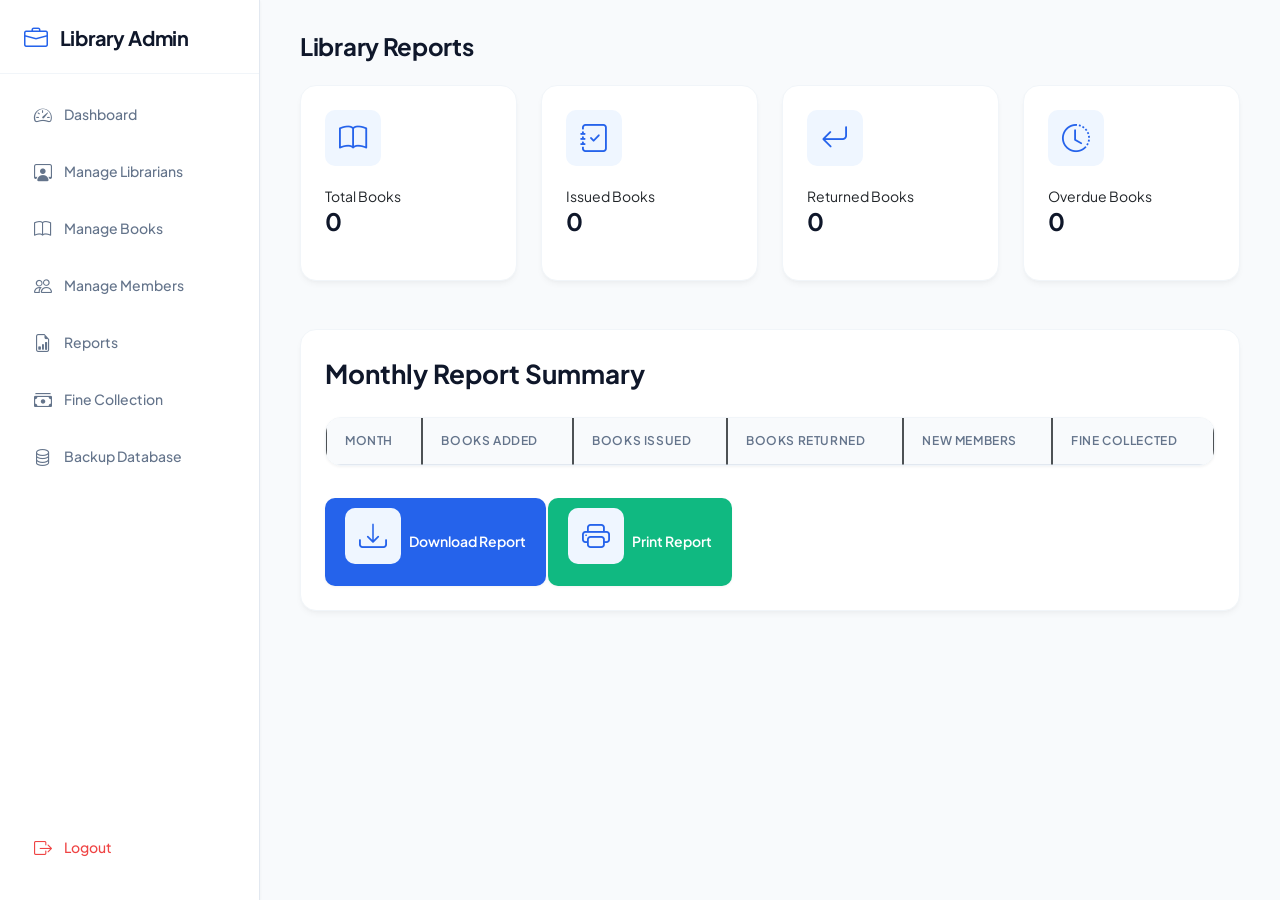
<file: Admin Dashboard(Siddhesh,Soham)/Final Project (Siddhesh & Soham)/reports.html>
<!DOCTYPE html>
<html lang="en">
<head>
<meta charset="UTF-8">
<meta name="viewport" content="width=device-width, initial-scale=1.0">
<title>Library Reports</title>

<link href="https://cdn.jsdelivr.net/npm/bootstrap@5.3.3/dist/css/bootstrap.min.css" rel="stylesheet">
<link rel="stylesheet" href="https://cdn.jsdelivr.net/npm/bootstrap-icons@1.11.3/font/bootstrap-icons.css">

<!-- Custom Theme CSS -->
<link rel="stylesheet" href="css/style.css">

<style>
@media print {
    .sidebar, .btn {
        display: none !important;
    }
    .content, .container {
        margin-left: 0 !important;
        padding: 0 !important;
    }
}
</style>

<script src="js/auth.js"></script>
</head>
<body>

<div class="sidebar">
<h3>Library Admin</h3>

<a href="admin_page.html"><i class="bi bi-speedometer2"></i> Dashboard</a>
<a href="manage_librarians.html"><i class="bi bi-person-workspace"></i> Manage Librarians</a>
<a href="manage_books.html"><i class="bi bi-book"></i> Manage Books</a>
<a href="manage_members.html"><i class="bi bi-people"></i> Manage Members</a>
<a href="reports.html"><i class="bi bi-file-earmark-bar-graph"></i> Reports</a>
<a href="fine_collection.html"><i class="bi bi-cash-stack"></i> Fine Collection</a>
<a href="backup.html"><i class="bi bi-database"></i> Backup Database</a>
<a href="logout.html"><i class="bi bi-box-arrow-right"></i> Logout</a>
</div>

<div class="content">

<h2>Library Reports</h2>

<div class="row mt-4">

<div class="col-md-3">
<div class="card text-center p-4">
<i class="bi bi-book fs-1 text-primary"></i>
<div class="report-title mt-2">Total Books</div>
<h2 id="reportTotalBooks">0</h2>
</div>
</div>

<div class="col-md-3">
<div class="card text-center p-4">
<i class="bi bi-journal-check fs-1 text-success"></i>
<div class="report-title mt-2">Issued Books</div>
<h2 id="reportIssuedBooks">0</h2>
</div>
</div>

<div class="col-md-3">
<div class="card text-center p-4">
<i class="bi bi-arrow-return-left fs-1 text-warning"></i>
<div class="report-title mt-2">Returned Books</div>
<h2 id="reportReturnedBooks">0</h2>
</div>
</div>

<div class="col-md-3">
<div class="card text-center p-4">
<i class="bi bi-clock-history fs-1 text-danger"></i>
<div class="report-title mt-2">Overdue Books</div>
<h2 id="reportOverdueBooks">0</h2>
</div>
</div>

</div>

<div class="card mt-4 p-4">

<h4>Monthly Report Summary</h4>

<table class="table table-bordered table-striped mt-3">

<thead class="table-dark">
<tr>
<th>Month</th>
<th>Books Added</th>
<th>Books Issued</th>
<th>Books Returned</th>
<th>New Members</th>
<th>Fine Collected</th>
</tr>
</thead>

<tbody id="reportTableBody">
</tbody>

</table>

<div class="mt-3">
<button class="btn btn-primary" onclick="downloadReport()">
<i class="bi bi-download"></i> Download Report
</button>

<button class="btn btn-success" onclick="printReport()">
<i class="bi bi-printer"></i> Print Report
</button>
</div>

</div>

</div>

<script src="https://cdn.jsdelivr.net/npm/bootstrap@5.3.3/dist/js/bootstrap.bundle.min.js"></script>

<script>
    const API = "http://localhost:5000/api/stats/admin";

function getToken() {
    return sessionStorage.getItem("token");
}

async function renderReports() {

    try {

        const response = await fetch(API, {
            headers: {
                Authorization: `Bearer ${getToken()}`
            }
        });

        const data = await response.json();

        if (!data.success) {
            alert(data.message);
            return;
        }

        const stats = data.stats;

        document.getElementById("reportTotalBooks").innerText = stats.totalBooks;
        document.getElementById("reportIssuedBooks").innerText = stats.issuedBooks;
        document.getElementById("reportReturnedBooks").innerText = stats.returnedBooks;
        document.getElementById("reportOverdueBooks").innerText = stats.pendingReturns;

        document.getElementById("reportTableBody").innerHTML = `
            <tr>
                <td>Current Month</td>
                <td>${stats.totalBooks}</td>
                <td>${stats.issuedBooks}</td>
                <td>${stats.returnedBooks}</td>
                <td>${stats.totalMembers}</td>
                <td>₹${stats.totalCollectedFines}</td>
            </tr>
        `;

    } catch (err) {

        console.error(err);
        alert("Unable to load reports.");

    }

}

async function downloadReport() {

    const response = await fetch(API, {
        headers: {
            Authorization: `Bearer ${getToken()}`
        }
    });

    const data = await response.json();

    if (!data.success) {
        alert("Unable to generate report.");
        return;
    }

    const stats = data.stats;

    const report = `SMART LIBRARY REPORT

Generated On: ${new Date().toLocaleString()}

---------------------------------------

Total Books      : ${stats.totalBooks}
Issued Books     : ${stats.issuedBooks}
Returned Books   : ${stats.returnedBooks}
Overdue Books    : ${stats.pendingReturns}
Members          : ${stats.totalMembers}
Librarians       : ${stats.totalLibrarians}
Fine Collected   : ₹${stats.totalCollectedFines}
Pending Fines    : ₹${stats.pendingFines}

---------------------------------------
`;

    const blob = new Blob([report], {
        type: "text/plain"
    });

    const link = document.createElement("a");
    link.href = URL.createObjectURL(blob);
    link.download = "Library_Report.txt";
    link.click();
    URL.revokeObjectURL(link.href);

}

function printReport(){
    window.print();
}

document.addEventListener("DOMContentLoaded", renderReports);

</script>

</body>
</html>
</file>
<file: final member module/css/auth.css>
/* =========================
   RESET
========================= */

* {

    margin: 0;

    padding: 0;

    box-sizing: border-box;

}


:root {

    --primary-color: #2563eb;

    --primary-dark: #1d4ed8;

    --background: #f8fafc;

    --white: #ffffff;

    --text-dark: #1e293b;

    --text-light: #64748b;

    --border-color: #e2e8f0;

}


body {

    font-family: "Poppins", sans-serif;

    background: var(--background);

    color: var(--text-dark);

}


/* =========================
   MAIN CONTAINER
========================= */

.auth-container {

    min-height: 100vh;

    display: flex;

}


/* =========================
   LEFT SECTION
========================= */

.auth-left {

    width: 50%;

    background: var(--primary-color);

    color: white;

    padding: 50px;

    display: flex;

    flex-direction: column;

    justify-content: space-between;

}


.brand {

    display: flex;

    align-items: center;

    gap: 12px;

}


.brand i {

    font-size: 35px;

}


.brand h1 {

    font-size: 28px;

}


.welcome-text {

    max-width: 500px;

}


.welcome-text h2 {

    font-size: 42px;

    margin-bottom: 15px;

}


.welcome-text p {

    font-size: 17px;

    line-height: 1.7;

    opacity: 0.9;

}


.library-icon {

    font-size: 180px;

    opacity: 0.15;

    text-align: center;

}


/* =========================
   RIGHT SECTION
========================= */

.auth-right {

    width: 50%;

    display: flex;

    align-items: center;

    justify-content: center;

    padding: 30px;

}


.login-box {

    width: 100%;

    max-width: 450px;

    background: var(--white);

    padding: 40px;

    border-radius: 16px;

    border: 1px solid var(--border-color);

}


.login-header {

    margin-bottom: 30px;

}


.login-header h2 {

    font-size: 28px;

    margin-bottom: 8px;

}


.login-header p {

    color: var(--text-light);

    font-size: 14px;

}


/* =========================
   FORM
========================= */

.form-group {

    margin-bottom: 20px;

}


.form-group label {

    display: block;

    font-size: 14px;

    font-weight: 500;

    margin-bottom: 8px;

}


.input-wrapper {

    position: relative;

    display: flex;

    align-items: center;

}


.input-wrapper > i {

    position: absolute;

    left: 15px;

    color: var(--text-light);

}


.input-wrapper input {

    width: 100%;

    padding: 13px 45px;

    border: 1px solid var(--border-color);

    border-radius: 8px;

    outline: none;

    font-family: inherit;

    font-size: 14px;

}


.input-wrapper input:focus {

    border-color: var(--primary-color);

}


.password-toggle {

    position: absolute;

    right: 12px;

    border: none;

    background: transparent;

    cursor: pointer;

    color: var(--text-light);

}


/* =========================
   OPTIONS
========================= */

.login-options {

    display: flex;

    justify-content: space-between;

    align-items: center;

    margin-bottom: 20px;

    font-size: 13px;

}


.login-options label {

    display: flex;

    align-items: center;

    gap: 6px;

}


.login-options a {

    color: var(--primary-color);

    text-decoration: none;

}


/* =========================
   ERROR
========================= */

.error-message {

    color: #dc2626;

    font-size: 13px;

    margin-bottom: 15px;

}


/* =========================
   LOGIN BUTTON
========================= */

.login-btn {

    width: 100%;

    padding: 14px;

    border: none;

    border-radius: 8px;

    background: var(--primary-color);

    color: white;

    font-family: inherit;

    font-size: 15px;

    cursor: pointer;

    transition: 0.3s;

}


.login-btn:hover {

    background: var(--primary-dark);

}


/* =========================
   FOOTER
========================= */

.login-footer {

    text-align: center;

    margin-top: 25px;

    font-size: 13px;

    color: var(--text-light);

}


.login-footer a {

    color: var(--primary-color);

    text-decoration: none;

}


/* =========================
   RESPONSIVE
========================= */

@media (max-width: 768px) {


    .auth-container {

        display: block;

    }


    .auth-left {

        width: 100%;

        min-height: 250px;

        padding: 30px;

    }


    .welcome-text h2 {

        font-size: 30px;

    }


    .library-icon {

        display: none;

    }


    .auth-right {

        width: 100%;

        padding: 20px;

    }

}
</file>
<file: librarian Dashboard(Sid)/librarian/css/style.css>
/* ==========================================
   GOOGLE FONT & RESET
========================================== */

*{
    margin:0;
    padding:0;
    box-sizing:border-box;
}

body{

    font-family:'Poppins',sans-serif;

    background:#F4F7FC;

    color:#1E293B;

}

/* ==========================================
   MAIN LAYOUT
========================================== */

.dashboard-wrapper{

    display:flex;

    min-height:100vh;

}

/* ==========================================
   SIDEBAR
========================================== */

.sidebar{

    width:260px;

    background:#2563EB;

    color:#ffffff;

    display:flex;

    flex-direction:column;

    justify-content:space-between;

    position:fixed;

    top:0;

    left:0;

    height:100vh;

}

/* ==========================================
   LOGO
========================================== */

.sidebar-logo{

    display:flex;

    align-items:center;

    gap:12px;

    padding:28px 25px;

}

.sidebar-logo i{

    font-size:32px;

}

.sidebar-logo h2{

    font-size:24px;

    font-weight:600;

}

/* ==========================================
   MENU
========================================== */

.sidebar-nav{

    flex:1;

    margin-top:20px;

}

.sidebar-nav ul{

    list-style:none;

}

.sidebar-nav ul li{

    margin:8px 18px;

}

.sidebar-nav ul li a{

    text-decoration:none;

    color:white;

    display:flex;

    align-items:center;

    gap:15px;

    padding:14px 18px;

    border-radius:12px;

    transition:.3s;

}

.sidebar-nav ul li a:hover{

    background:rgba(255,255,255,.15);

}

.sidebar-nav ul li.active a{

    background:white;

    color:#2563EB;

    font-weight:600;

}

.sidebar-nav ul li a i{

    width:22px;

    text-align:center;

}

/* ==========================================
   SIDEBAR FOOTER
========================================== */

.sidebar-footer{

    padding:20px;

}

.sidebar-footer a{

    display:flex;

    align-items:center;

    gap:15px;

    text-decoration:none;

    color:white;

    padding:14px 18px;

    border-radius:12px;

    transition:.3s;

}

.sidebar-footer a:hover{

    background:rgba(255,255,255,.15);

}/* ==========================================
   MAIN CONTENT
========================================== */

.main-content{

    margin-left:260px;

    width:calc(100% - 260px);

    padding:30px;

}

/* ==========================================
   TOP HEADER
========================================== */

.top-header{

    display:flex;

    justify-content:space-between;

    align-items:center;

    background:#ffffff;

    padding:20px 30px;

    border-radius:16px;

    box-shadow:0 5px 20px rgba(0,0,0,0.08);

}

.header-left h1{

    font-size:28px;

    font-weight:600;

    color:#1E293B;

}

.header-left p{

    margin-top:5px;

    color:#64748B;

    font-size:15px;

}

/* ==========================================
   HEADER RIGHT
========================================== */

.header-right{

    display:flex;

    align-items:center;

    gap:20px;

}

/* ==========================================
   SEARCH BOX
========================================== */

.search-box{

    width:320px;

    display:flex;

    align-items:center;

    background:#F1F5F9;

    padding:12px 18px;

    border-radius:30px;

}

.search-box i{

    color:#64748B;

    margin-right:10px;

}

.search-box input{

    width:100%;

    border:none;

    background:transparent;

    outline:none;

    font-size:15px;

}

/* ==========================================
   NOTIFICATION BUTTON
========================================== */

.notification-btn{

    width:46px;

    height:46px;

    border:none;

    background:#EFF6FF;

    color:#2563EB;

    border-radius:50%;

    cursor:pointer;

    transition:.3s;

}

.notification-btn:hover{

    background:#2563EB;

    color:#ffffff;

}

/* ==========================================
   PROFILE
========================================== */

.profile-box{

    display:flex;

    align-items:center;

    gap:12px;

}

.profile-box img{

    width:48px;

    height:48px;

    border-radius:50%;

    object-fit:cover;

}

.profile-info h4{

    font-size:16px;

    font-weight:600;

    color:#1E293B;

}

.profile-info span{

    font-size:14px;

    color:#64748B;

}

/* ==========================================
   WELCOME BANNER
========================================== */

.welcome-banner{

    margin:30px 0;

    background:linear-gradient(135deg,#2563EB,#3B82F6);

    color:white;

    padding:35px;

    border-radius:20px;

}

.welcome-banner h2{

    font-size:32px;

    margin-bottom:10px;

}

.welcome-banner p{

    font-size:16px;

    opacity:.9;

}/* ==========================================
   STATISTICS SECTION
========================================== */

.statistics-section{

    display:grid;

    grid-template-columns:repeat(4,1fr);

    gap:25px;

    margin-bottom:35px;

}

/* ==========================================
   STAT CARD
========================================== */

.stat-card{

    background:#ffffff;

    border-radius:18px;

    padding:25px;

    display:flex;

    align-items:center;

    gap:18px;

    box-shadow:0 10px 25px rgba(0,0,0,0.08);

    transition:all .3s ease;

}

.stat-card:hover{

    transform:translateY(-6px);

    box-shadow:0 18px 35px rgba(37,99,235,0.15);

}

/* ==========================================
   STAT ICON
========================================== */

.stat-icon{

    width:65px;

    height:65px;

    border-radius:16px;

    display:flex;

    justify-content:center;

    align-items:center;

    color:white;

    font-size:26px;

    flex-shrink:0;

}

/* ==========================================
   ICON COLORS
========================================== */

.blue{

    background:#2563EB;

}

.green{

    background:#16A34A;

}

.orange{

    background:#F59E0B;

}

.purple{

    background:#7C3AED;

}

/* ==========================================
   STAT DETAILS
========================================== */

.stat-details h2{

    font-size:30px;

    font-weight:700;

    color:#1E293B;

    margin-bottom:5px;

}

.stat-details p{

    font-size:15px;

    color:#64748B;

}/* ==========================================
   DASHBOARD BODY
========================================== */

.dashboard-body{

    display:grid;

    grid-template-columns:2fr 1fr;

    gap:25px;

    margin-bottom:30px;

}

/* ==========================================
   SECTION BOX
========================================== */

.recent-books-section,
.quick-actions-panel{

    background:#ffffff;

    border-radius:18px;

    padding:25px;

    box-shadow:0 10px 25px rgba(0,0,0,0.08);

}

/* ==========================================
   SECTION HEADER
========================================== */

.section-header{

    display:flex;

    justify-content:space-between;

    align-items:center;

    margin-bottom:20px;

}

.section-header h3{

    font-size:22px;

    color:#1E293B;

}

/* ==========================================
   PRIMARY BUTTON
========================================== */

.primary-btn{

    background:#2563EB;

    color:white;

    border:none;

    padding:10px 18px;

    border-radius:10px;

    cursor:pointer;

    transition:.3s;

}

.primary-btn:hover{

    background:#1D4ED8;

}

/* ==========================================
   TABLE
========================================== */

.books-table{

    width:100%;

    border-collapse:collapse;

}

.books-table thead{

    background:#2563EB;

    color:white;

}

.books-table th{

    padding:16px;

    text-align:left;

    font-size:15px;

}

.books-table td{

    padding:16px;

    border-bottom:1px solid #E2E8F0;

    font-size:15px;

}

.books-table tbody tr:hover{

    background:#F8FAFC;

}

/* ==========================================
   STATUS BADGES
========================================== */

.status-badge{

    padding:7px 15px;

    border-radius:20px;

    font-size:13px;

    font-weight:600;

}

.issued{

    background:#DBEAFE;

    color:#2563EB;

}

.returned{

    background:#DCFCE7;

    color:#15803D;

}

.overdue{

    background:#FEE2E2;

    color:#DC2626;

}

/* ==========================================
   QUICK ACTIONS
========================================== */

.quick-actions-panel h3{

    margin-bottom:20px;

    font-size:22px;

    color:#1E293B;

}

.action-btn{

    width:100%;

    border:none;

    background:#2563EB;

    color:white;

    padding:15px;

    border-radius:12px;

    margin-bottom:15px;

    font-size:15px;

    cursor:pointer;

    transition:.3s;

    display:flex;

    align-items:center;

    gap:12px;

    justify-content:center;

}

.action-btn:hover{

    background:#1D4ED8;

    transform:translateY(-3px);

}/* ==========================================
   FOOTER
========================================== */

.dashboard-footer{

    margin-top:30px;

    background:#ffffff;

    padding:20px;

    text-align:center;

    border-radius:16px;

    box-shadow:0 10px 25px rgba(0,0,0,.08);

}

.dashboard-footer p{

    color:#64748B;

    font-size:14px;

}

/* ==========================================
   SCROLLBAR
========================================== */

::-webkit-scrollbar{

    width:8px;

}

::-webkit-scrollbar-track{

    background:#F1F5F9;

}

::-webkit-scrollbar-thumb{

    background:#2563EB;

    border-radius:10px;

}

::-webkit-scrollbar-thumb:hover{

    background:#1D4ED8;

}

/* ==========================================
   SMOOTH TRANSITIONS
========================================== */

button,
a,
.stat-card,
.sidebar-nav ul li a{

    transition:0.3s ease;

}
/* ==========================================
   PROFILE MODAL
========================================== */

.profile-box{

    cursor:pointer;

}

.modal-overlay{

    position:fixed;

    top:0;

    left:0;

    width:100%;

    height:100%;

    background:rgba(0,0,0,.45);

    display:none;

    justify-content:center;

    align-items:center;

    z-index:9999;

}

.profile-modal{

    position:relative;

    width:420px;

    max-width:95%;

    background:#ffffff;

    border-radius:16px;

    padding:30px;

    text-align:center;

    box-shadow:0 15px 40px rgba(0,0,0,.2);

}

.profile-header img{

    width:110px;

    height:110px;

    border-radius:50%;

    object-fit:cover;

    margin-bottom:15px;

}

.profile-header h2{

    margin-bottom:5px;

    font-size:26px;

}

.profile-header p{

    color:#777;

    margin-bottom:25px;

}

/* ==========================================
   PROFILE DETAILS
========================================== */

.profile-details{

    margin-top:25px;

    display:flex;

    flex-direction:column;

    gap:18px;

}

.profile-details .form-group{

    display:flex;

    flex-direction:column;

    text-align:left;

}

.profile-details label{

    font-size:14px;

    font-weight:600;

    color:#555;

    margin-bottom:8px;

}

.profile-details input{

    width:100%;

    padding:12px 15px;

    border:1px solid #dcdcdc;

    border-radius:8px;

    font-size:15px;

    outline:none;

    transition:.3s;

}

.profile-details input:focus{

    border-color:#2563eb;

    box-shadow:0 0 0 3px rgba(37,99,235,.15);

}

.profile-buttons{

    display:flex;

    gap:15px;

    margin-top:25px;

}

.profile-buttons button{

    flex:1;

    border:none;

    padding:12px;

    border-radius:8px;

    cursor:pointer;

    font-weight:600;

}

.primary-btn{

    background:#2563eb;

    color:#ffffff;

}

.primary-btn:hover{

    background:#1d4ed8;

}

.danger-btn{

    background:#dc2626;

    color:#ffffff;

}

.danger-btn:hover{

    background:#b91c1c;

}

.close-profile{

    position:absolute;

    top:15px;

    right:15px;

    width:35px;

    height:35px;

    border:none;

    border-radius:50%;

    background:#f3f4f6;

    cursor:pointer;

    font-size:20px;

}

.close-profile:hover{

    background:#e5e7eb;

}
</file>
<file: librarian Dashboard(Sid)/librarian/css/responsive.css>
/* ==========================================
   LAPTOP
========================================== */

@media(max-width:1200px){

    .statistics-section{

        grid-template-columns:repeat(2,1fr);

    }

}

/* ==========================================
   TABLET
========================================== */

@media(max-width:992px){

    .dashboard-body{

        grid-template-columns:1fr;

    }

}

/* ==========================================
   MOBILE
========================================== */

@media(max-width:768px){

    .sidebar{

        width:80px;

    }

    .sidebar-logo h2{

        display:none;

    }

    .sidebar-nav ul li a span{

        display:none;

    }

    .sidebar-footer span{

        display:none;

    }

    .main-content{

        margin-left:80px;

        width:calc(100% - 80px);

    }

    .top-header{

        flex-direction:column;

        gap:20px;

        align-items:flex-start;

    }

    .header-right{

        width:100%;

        flex-wrap:wrap;

    }

    .search-box{

        width:100%;

    }

    .statistics-section{

        grid-template-columns:1fr;

    }

}
</file>
<file: Admin Dashboard(Siddhesh,Soham)/Final Project (Siddhesh & Soham)/css/style.css>
/* ==========================================================================
   Smart Library Management System - Unified Design System
   Inspired by Reference UI: Modern, Professional, Clean & Premium
   ========================================================================== */

@import url('https://fonts.googleapis.com/css2?family=Plus+Jakarta+Sans:wght@400;500;600;700;800&family=Poppins:wght@300;400;500;600;700&display=swap');

:root {
    /* Color Palette */
    --primary-color: #2563eb;
    --primary-hover: #1d4ed8;
    --primary-light: #eff6ff;
    --primary-border: #dbeafe;
    
    --bg-main: #f8fafc;
    --bg-card: #ffffff;
    --bg-sidebar: #ffffff;
    
    --text-main: #0f172a;
    --text-muted: #64748b;
    --text-body: #334155;
    
    --border-color: #e2e8f0;
    --border-light: #f1f5f9;
    
    --sidebar-width: 260px;
    
    /* Shadows */
    --shadow-sm: 0 1px 3px rgba(0, 0, 0, 0.05);
    --shadow-md: 0 4px 6px -1px rgba(0, 0, 0, 0.04), 0 2px 4px -2px rgba(0, 0, 0, 0.03);
    --shadow-lg: 0 10px 25px -5px rgba(0, 0, 0, 0.06), 0 8px 10px -6px rgba(0, 0, 0, 0.02);
    --shadow-hover: 0 12px 20px -4px rgba(37, 99, 235, 0.12);
    
    /* Border Radius */
    --radius-sm: 8px;
    --radius-md: 10px;
    --radius-lg: 16px;
    --radius-xl: 24px;
    --radius-pill: 9999px;
    
    /* Status Colors */
    --status-success-bg: #dcfce7;
    --status-success-text: #15803d;
    --status-warning-bg: #fef3c7;
    --status-warning-text: #b45309;
    --status-danger-bg: #fee2e2;
    --status-danger-text: #b91c1c;
}

/* Reset & Core Setup */
* {
    margin: 0;
    padding: 0;
    box-sizing: border-box;
    font-family: 'Plus Jakarta Sans', 'Poppins', -apple-system, BlinkMacSystemFont, sans-serif !important;
}

body {
    background-color: var(--bg-main) !important;
    background-image: none !important;
    color: var(--text-body) !important;
    min-height: 100vh !important;
    font-size: 14px !important;
    line-height: 1.5 !important;
    -webkit-font-smoothing: antialiased;
    -moz-osx-font-smoothing: grayscale;
}

body::before, body::after {
    display: none !important; /* Remove background overlays and floating circles */
}

/* ==========================================================================
   Sidebar Navigation Component (Unified Dimensions & Styling)
   ========================================================================== */

.sidebar {
    width: var(--sidebar-width) !important;
    height: 100vh !important;
    position: fixed !important;
    left: 0 !important;
    top: 0 !important;
    background: var(--bg-sidebar) !important;
    border-right: 1px solid var(--border-color) !important;
    box-shadow: var(--shadow-sm) !important;
    display: flex !important;
    flex-direction: column !important;
    z-index: 1000 !important;
    overflow-y: auto !important;
    padding-bottom: 24px !important;
    transition: all 0.3s ease !important;
    animation: none !important;
}

/* Hide legacy sidebar scrollbar styling */
.sidebar::-webkit-scrollbar {
    width: 5px;
}
.sidebar::-webkit-scrollbar-thumb {
    background: var(--border-color);
    border-radius: var(--radius-pill);
}

.sidebar h3, .sidebar h2, .sidebar .logo {
    padding: 24px 24px 20px 24px !important;
    margin: 0 0 12px 0 !important;
    font-size: 20px !important;
    font-weight: 700 !important;
    color: var(--text-main) !important;
    display: flex !important;
    align-items: center !important;
    gap: 12px !important;
    border-bottom: 1px solid var(--border-light) !important;
    letter-spacing: -0.3px !important;
    background: transparent !important;
    backdrop-filter: none !important;
    text-align: left !important;
}

.sidebar h3::before, .sidebar h2::before {
    content: "\F1CC" !important; /* Bootstrap icon bi-book-half */
    font-family: "bootstrap-icons" !important;
    font-size: 24px !important;
    color: var(--primary-color) !important;
    font-weight: normal !important;
}

.sidebar h3::after {
    display: none !important;
}

.sidebar a {
    display: flex !important;
    align-items: center !important;
    gap: 12px !important;
    padding: 12px 18px !important;
    margin: 3px 16px !important;
    border-radius: var(--radius-md) !important;
    color: var(--text-muted) !important;
    text-decoration: none !important;
    font-size: 14px !important;
    font-weight: 500 !important;
    transition: all 0.2s ease-in-out !important;
    border-left: none !important;
    background: transparent !important;
    transform: none !important;
}

.sidebar a i {
    font-size: 18px !important;
    color: var(--text-muted) !important;
    transition: color 0.2s ease-in-out !important;
    margin-right: 0 !important;
}

.sidebar a:hover {
    background: var(--bg-main) !important;
    color: var(--primary-color) !important;
    border-left: none !important;
    padding-left: 18px !important;
    transform: translateX(2px) !important;
}

.sidebar a:hover i {
    color: var(--primary-color) !important;
}

/* Active Sidebar Link Highlight (Inspired by Reference UI) */
.sidebar a.active,
.sidebar a:focus {
    background: var(--primary-light) !important;
    color: var(--primary-color) !important;
    font-weight: 600 !important;
}

.sidebar a.active i {
    color: var(--primary-color) !important;
}

/* Logout Link Styling */
.sidebar a[href="logout.html"], 
.sidebar a[href*="logout"] {
    margin-top: auto !important;
    color: #ef4444 !important;
}

.sidebar a[href="logout.html"] i, 
.sidebar a[href*="logout"] i {
    color: #ef4444 !important;
}

.sidebar a[href="logout.html"]:hover, 
.sidebar a[href*="logout"]:hover {
    background: #fef2f2 !important;
    color: #dc2626 !important;
}

/* ==========================================================================
   Page Main Content Area (Unified Layout & Margins)
   ========================================================================== */

.content, .container, header + .container {
    margin-left: var(--sidebar-width) !important;
    padding: 32px 40px !important;
    min-height: 100vh !important;
    max-width: calc(100% - var(--sidebar-width)) !important;
    width: auto !important;
    transition: all 0.3s ease !important;
    position: relative !important;
}

.content::before {
    display: none !important;
}

/* Standalone Header Bar (For pages using <header>) */
header {
    margin-left: var(--sidebar-width) !important;
    background: var(--bg-card) !important;
    border-bottom: 1px solid var(--border-color) !important;
    padding: 24px 40px !important;
    height: auto !important;
    color: var(--text-main) !important;
    box-shadow: var(--shadow-sm) !important;
    font-size: 24px !important;
    font-weight: 700 !important;
    display: flex !important;
    align-items: center !important;
    justify-content: flex-start !important;
    gap: 12px !important;
}

header i {
    color: var(--primary-color) !important;
    font-size: 26px !important;
    margin-right: 0 !important;
}

/* Topbar Header Banner Component */
.topbar {
    background: var(--bg-card) !important;
    color: var(--text-main) !important;
    padding: 24px 32px !important;
    border-radius: var(--radius-lg) !important;
    box-shadow: var(--shadow-sm) !important;
    border: 1px solid var(--border-light) !important;
    margin-bottom: 32px !important;
    display: flex !important;
    flex-direction: column !important;
    gap: 4px !important;
    animation: none !important;
}

.topbar h2, .topbar h1 {
    font-size: 26px !important;
    font-weight: 700 !important;
    color: var(--text-main) !important;
    margin: 0 !important;
    letter-spacing: -0.3px !important;
}

.topbar p {
    margin: 0 !important;
    color: var(--text-muted) !important;
    font-size: 14px !important;
}

/* Page Section Titles */
h2, .h2 {
    font-size: 24px !important;
    font-weight: 700 !important;
    color: var(--text-main) !important;
    letter-spacing: -0.3px !important;
    margin-bottom: 20px !important;
}

/* ==========================================================================
   Cards & Widgets System (Inspired by Reference UI Cards)
   ========================================================================== */

.card {
    border: 1px solid var(--border-light) !important;
    border-radius: var(--radius-lg) !important;
    background: var(--bg-card) !important;
    backdrop-filter: none !important;
    overflow: hidden !important;
    transition: all 0.25s ease-in-out !important;
    box-shadow: var(--shadow-md) !important;
    position: relative !important;
    margin-bottom: 24px !important;
    animation: none !important;
}

.card::before {
    display: none !important;
}

.card:hover {
    transform: translateY(-3px) !important;
    box-shadow: var(--shadow-hover) !important;
    border-color: var(--primary-border) !important;
}

/* Stat Icon Styling Inside Cards */
.card i {
    font-size: 28px !important;
    color: var(--primary-color) !important;
    background: var(--primary-light) !important;
    width: 56px !important;
    height: 56px !important;
    border-radius: var(--radius-md) !important;
    display: inline-flex !important;
    align-items: center !important;
    justify-content: center !important;
    margin-bottom: 12px !important;
    background-clip: border-box !important;
    -webkit-text-fill-color: initial !important;
}

.card h4, .card h3 {
    font-size: 26px !important;
    color: var(--text-main) !important;
    font-weight: 700 !important;
    margin-top: 4px !important;
    margin-bottom: 2px !important;
}

.card p {
    color: var(--text-muted) !important;
    font-size: 13px !important;
    font-weight: 500 !important;
    margin: 0 !important;
}

.cards {
    display: grid !important;
    grid-template-columns: repeat(auto-fit, minmax(240px, 1fr)) !important;
    gap: 24px !important;
    margin-bottom: 32px !important;
}

/* Card layout specifics */
.card:last-child {
    text-align: left !important;
}

.card:last-child h4 {
    margin-bottom: 12px !important;
}

/* ==========================================================================
   Table Component Styling (Clean, Modern & Premium)
   ========================================================================== */

table, .table {
    width: 100% !important;
    border-collapse: separate !important;
    border-spacing: 0 !important;
    background: var(--bg-card) !important;
    border-radius: var(--radius-lg) !important;
    overflow: hidden !important;
    margin-top: 16px !important;
    border: 1px solid var(--border-light) !important;
    box-shadow: var(--shadow-sm) !important;
}

table thead, .table thead {
    background: var(--bg-main) !important;
}

table th, .table th, .table-dark th {
    background: var(--bg-main) !important;
    color: var(--text-muted) !important;
    padding: 14px 18px !important;
    font-size: 12px !important;
    text-transform: uppercase !important;
    letter-spacing: 0.05em !important;
    font-weight: 600 !important;
    border-bottom: 1px solid var(--border-color) !important;
    border-top: none !important;
    text-align: left !important;
}

table td, .table td {
    padding: 16px 18px !important;
    color: var(--text-body) !important;
    font-size: 14px !important;
    border-bottom: 1px solid var(--border-light) !important;
    vertical-align: middle !important;
    background: transparent !important;
    text-align: left !important;
}

table tbody tr:hover, .table tbody tr:hover {
    background: var(--bg-main) !important;
    transform: none !important;
}

table tr:last-child td, .table tr:last-child td {
    border-bottom: none !important;
}

tr.selected {
    background: var(--primary-light) !important;
    color: var(--primary-color) !important;
    font-weight: 600 !important;
}

/* ==========================================================================
   Buttons System (Vibrant Blue & Rounded Modern Pills)
   ========================================================================== */

.btn, button, .add, .edit, .delete {
    border: none !important;
    border-radius: var(--radius-md) !important;
    padding: 10px 20px !important;
    font-weight: 600 !important;
    font-size: 14px !important;
    transition: all 0.2s ease-in-out !important;
    cursor: pointer !important;
    display: inline-flex !important;
    align-items: center !important;
    justify-content: center !important;
    gap: 8px !important;
    box-shadow: var(--shadow-sm) !important;
    text-decoration: none !important;
}

.btn:hover, button:hover, .add:hover, .edit:hover, .delete:hover {
    transform: translateY(-1px) !important;
    box-shadow: var(--shadow-md) !important;
}

/* Primary Button */
.btn-primary, .add, button[type="submit"] {
    background: var(--primary-color) !important;
    color: #ffffff !important;
}

.btn-primary:hover, .add:hover, button[type="submit"]:hover {
    background: var(--primary-hover) !important;
    box-shadow: 0 4px 12px rgba(37, 99, 235, 0.25) !important;
}

/* Secondary Button */
.btn-secondary {
    background: var(--primary-light) !important;
    color: var(--primary-color) !important;
    border: 1px solid var(--primary-border) !important;
}

.btn-secondary:hover {
    background: #dbeafe !important;
}

/* Success Button */
.btn-success {
    background: #10b981 !important;
    color: #ffffff !important;
}

.btn-success:hover {
    background: #059669 !important;
}

/* Warning / Edit Button */
.btn-warning, .edit {
    background: #f59e0b !important;
    color: #ffffff !important;
}

.btn-warning:hover, .edit:hover {
    background: #d97706 !important;
}

/* Danger / Delete Button */
.btn-danger, .delete {
    background: #ef4444 !important;
    color: #ffffff !important;
}

.btn-danger:hover, .delete:hover {
    background: #dc2626 !important;
}

/* ==========================================================================
   Form Controls & Inputs
   ========================================================================== */

form {
    display: grid !important;
    gap: 16px !important;
}

.form-grid {
    display: grid !important;
    grid-template-columns: repeat(2, 1fr) !important;
    gap: 18px !important;
}

input, select, textarea, .form-control, .form-select, .searchBox input, .search {
    width: 100% !important;
    padding: 10px 16px !important;
    border-radius: var(--radius-md) !important;
    border: 1px solid var(--border-color) !important;
    background: var(--bg-card) !important;
    font-size: 14px !important;
    color: var(--text-main) !important;
    transition: all 0.2s ease-in-out !important;
    box-shadow: none !important;
}

input:focus, select:focus, textarea:focus, .form-control:focus, .form-select:focus {
    outline: none !important;
    border-color: var(--primary-color) !important;
    box-shadow: 0 0 0 3px rgba(37, 99, 235, 0.15) !important;
    transform: none !important;
}

label {
    font-size: 13px !important;
    font-weight: 600 !important;
    color: var(--text-muted) !important;
    margin-bottom: 6px !important;
    display: block !important;
}

/* ==========================================================================
   Badges & Status Pills (Soft Rounded Style)
   ========================================================================== */

.badge, .status-badge {
    padding: 6px 12px !important;
    border-radius: var(--radius-pill) !important;
    font-size: 12px !important;
    font-weight: 600 !important;
    display: inline-flex !important;
    align-items: center !important;
    gap: 6px !important;
}

.badge-success, .status-active, .status-available {
    background: var(--status-success-bg) !important;
    color: var(--status-success-text) !important;
}

.badge-warning, .status-pending, .status-due {
    background: var(--status-warning-bg) !important;
    color: var(--status-warning-text) !important;
}

.badge-danger, .status-borrowed, .status-overdue {
    background: var(--status-danger-bg) !important;
    color: var(--status-danger-text) !important;
}

/* ==========================================================================
   Login & Standalone Centered Screen Layouts (Login & Logout)
   ========================================================================== */

.login-card, .box {
    position: relative !important;
    z-index: 10 !important;
    width: 440px !important;
    max-width: 90% !important;
    padding: 40px !important;
    border-radius: var(--radius-xl) !important;
    background: var(--bg-card) !important;
    backdrop-filter: none !important;
    border: 1px solid var(--border-color) !important;
    box-shadow: var(--shadow-lg) !important;
    margin: 60px auto !important;
    text-align: center !important;
}

.login-card h2, .box h2, .box h3 {
    color: var(--text-main) !important;
    font-weight: 700 !important;
    font-size: 24px !important;
    margin-bottom: 24px !important;
}

.login-card p, .box p {
    color: var(--text-muted) !important;
    font-size: 14px !important;
    margin-bottom: 24px !important;
}

.circle {
    display: none !important;
}

/* ==========================================================================
   Modals
   ========================================================================== */

.modal-content {
    border-radius: var(--radius-xl) !important;
    border: 1px solid var(--border-color) !important;
    box-shadow: var(--shadow-lg) !important;
    background: var(--bg-card) !important;
    overflow: hidden !important;
}

.modal-header {
    border-bottom: 1px solid var(--border-light) !important;
    padding: 20px 24px !important;
    background: var(--bg-main) !important;
    color: var(--text-main) !important;
}

.modal-title {
    color: var(--text-main) !important;
    font-weight: 700 !important;
}

.modal-body {
    padding: 24px !important;
}

.modal-footer {
    border-top: 1px solid var(--border-light) !important;
    padding: 16px 24px !important;
}

/* ==========================================================================
   Responsive Adaptations
   ========================================================================== */

@media (max-width: 992px) {
    .sidebar {
        position: relative !important;
        width: 100% !important;
        height: auto !important;
        border-right: none !important;
        border-bottom: 1px solid var(--border-color) !important;
    }

    .content, .container, header + .container, header {
        margin-left: 0 !important;
        max-width: 100% !important;
        padding: 20px 16px !important;
    }

    .form-grid {
        grid-template-columns: 1fr !important;
    }

    table, .table {
        display: block !important;
        overflow-x: auto !important;
    }
}


.options label{
    display: flex !important;
    align-items: center !important;
    gap: 8px !important;
    margin: 0 !important;
    cursor: pointer;
}

.options label input[type="checkbox"]{
    width: 16px !important;
    height: 16px !important;
    margin: 0 !important;
    flex-shrink: 0;
}


.btn-container{
    display:flex;
    justify-content:center;
    margin:20px 0;
}

.card{
    padding:30px;
}

.form-grid{
    margin-bottom:20px;
}

.search{
    margin:20px 0;
}

table{
    margin-top:15px;
}

.add-btn{
    min-width: 220px;
}

.search{
    width: 100%;
    margin: 20px 0 25px;
}

.btn-container{
    display:flex;
    justify-content:center;
    margin:25px 0;
}

.add{
    min-width:220px;
}

.search{
    width:100%;
    margin:20px 0;
}
.book-btns{
    display: flex;
    justify-content: space-between;
    align-items: center;
    gap: 20px;
    margin: 25px 0;
}

.book-btns button{
    flex: 1;
    max-width: 220px;
    height: 45px;
}
</file>
